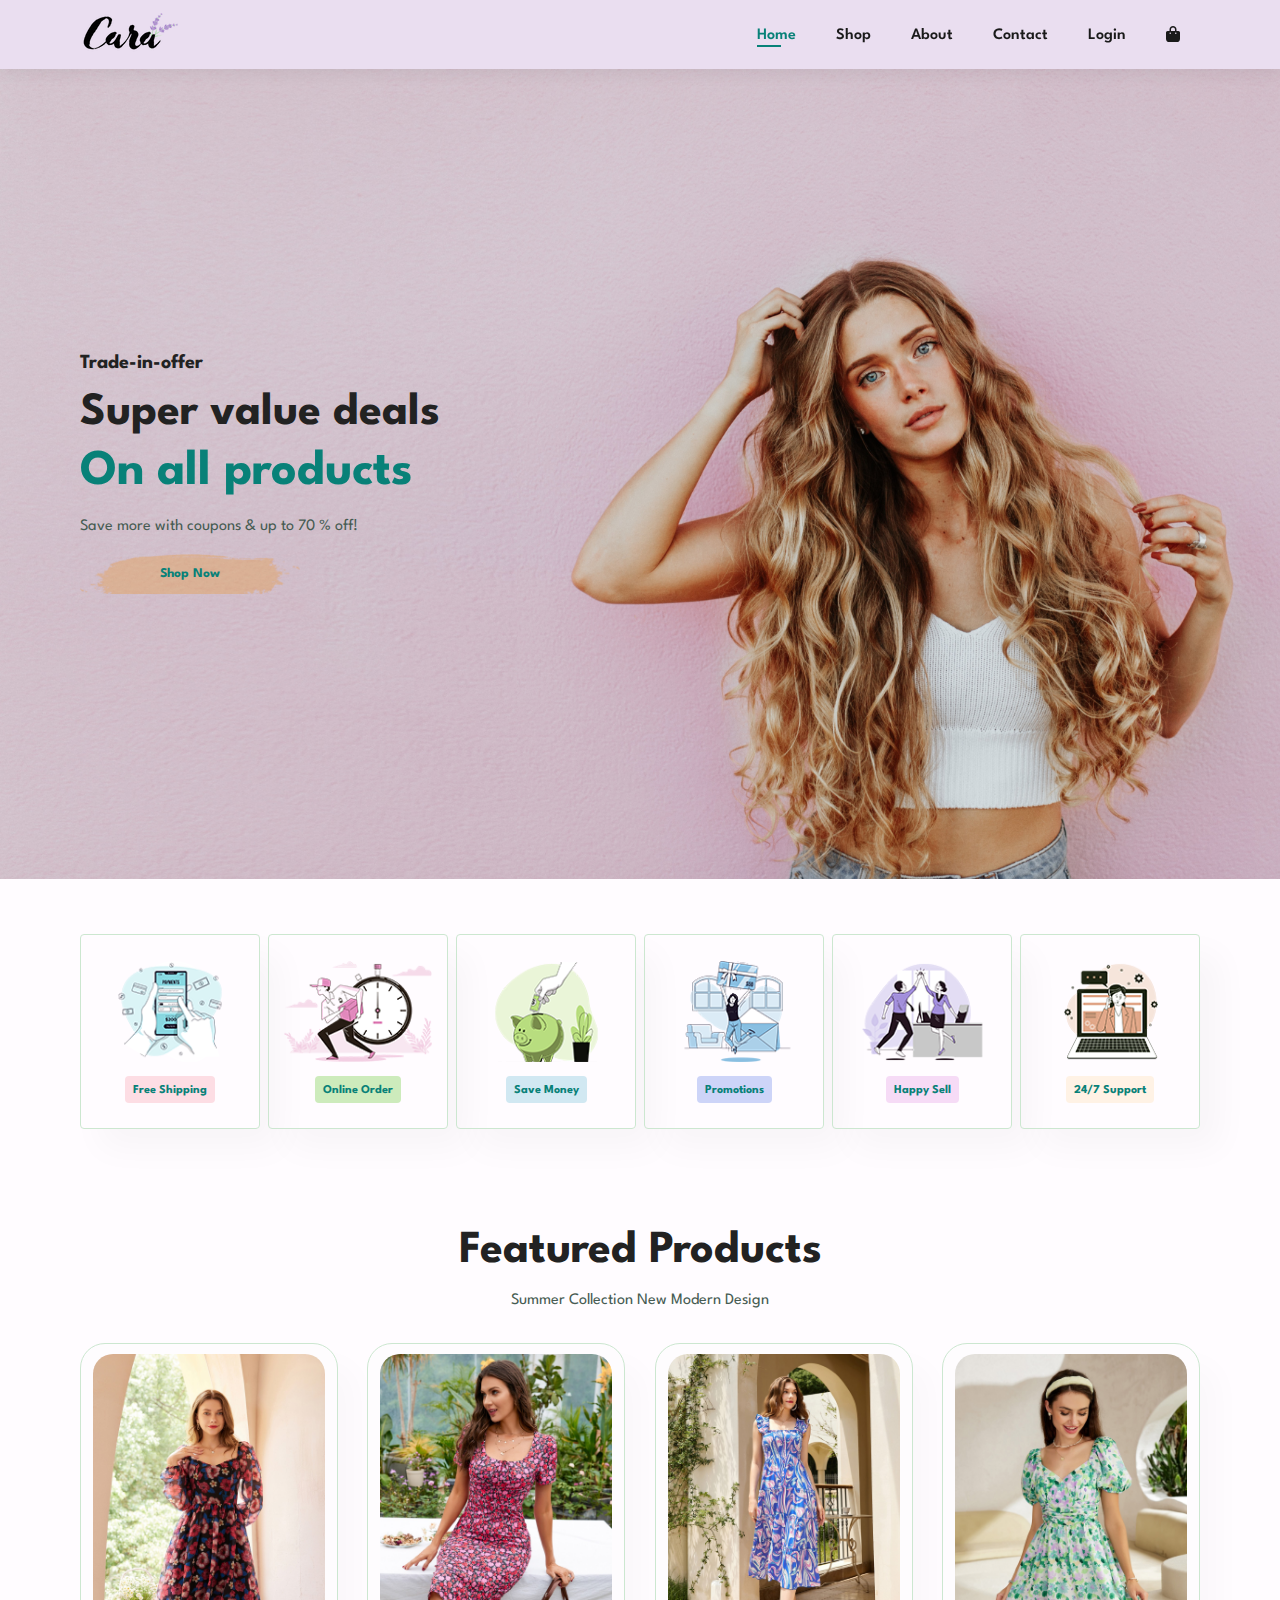
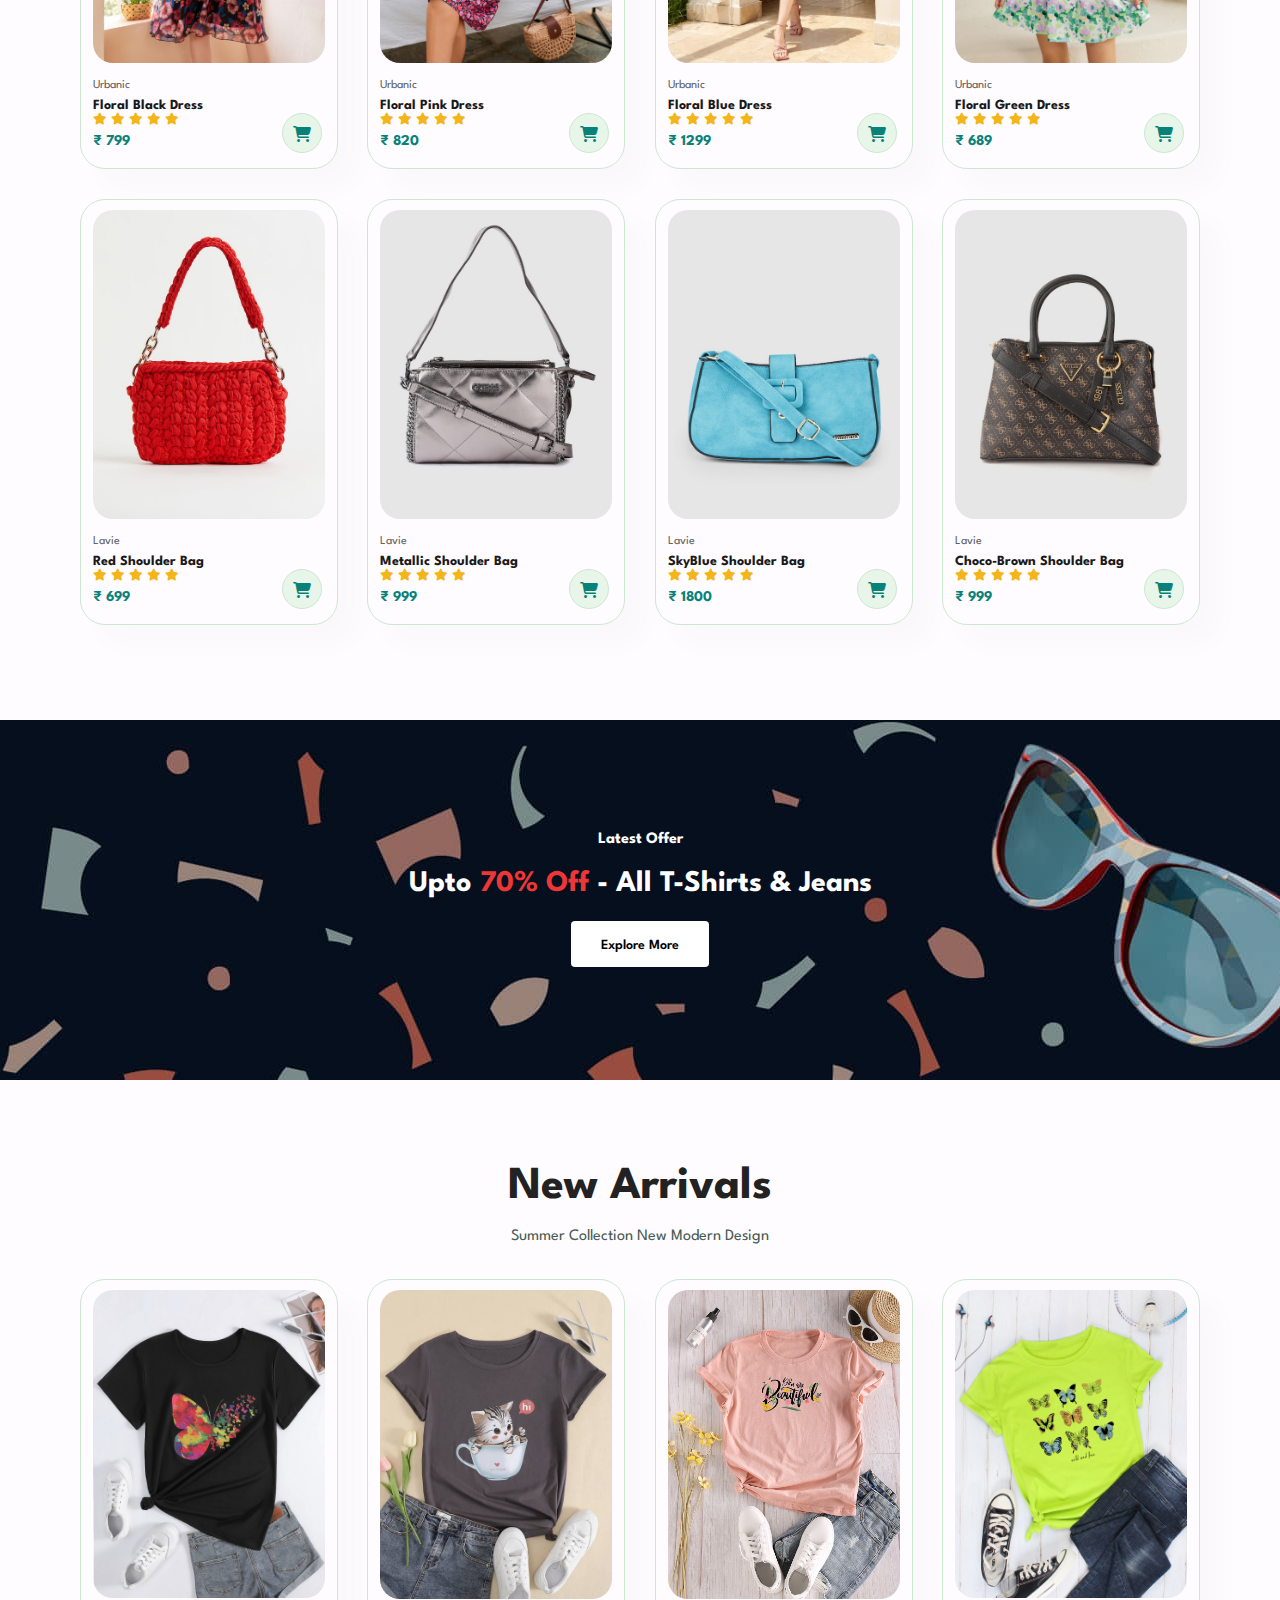
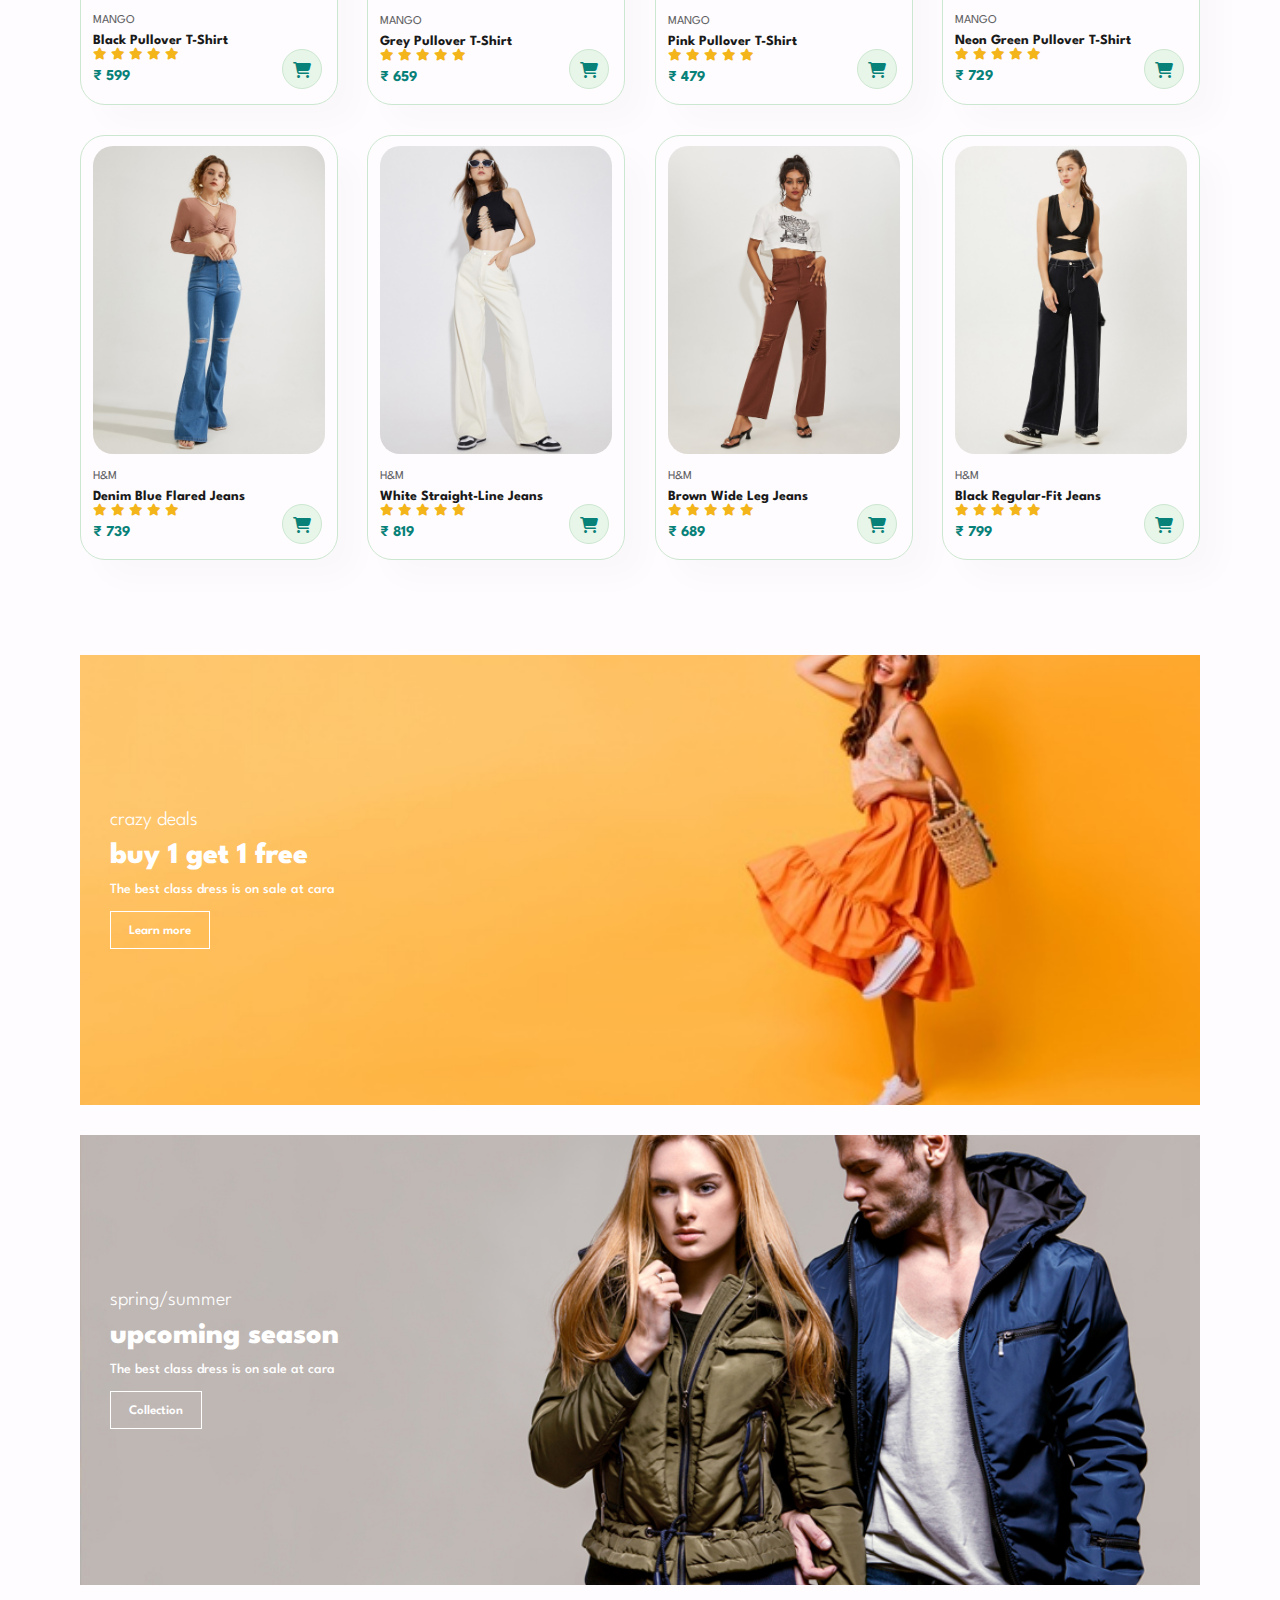
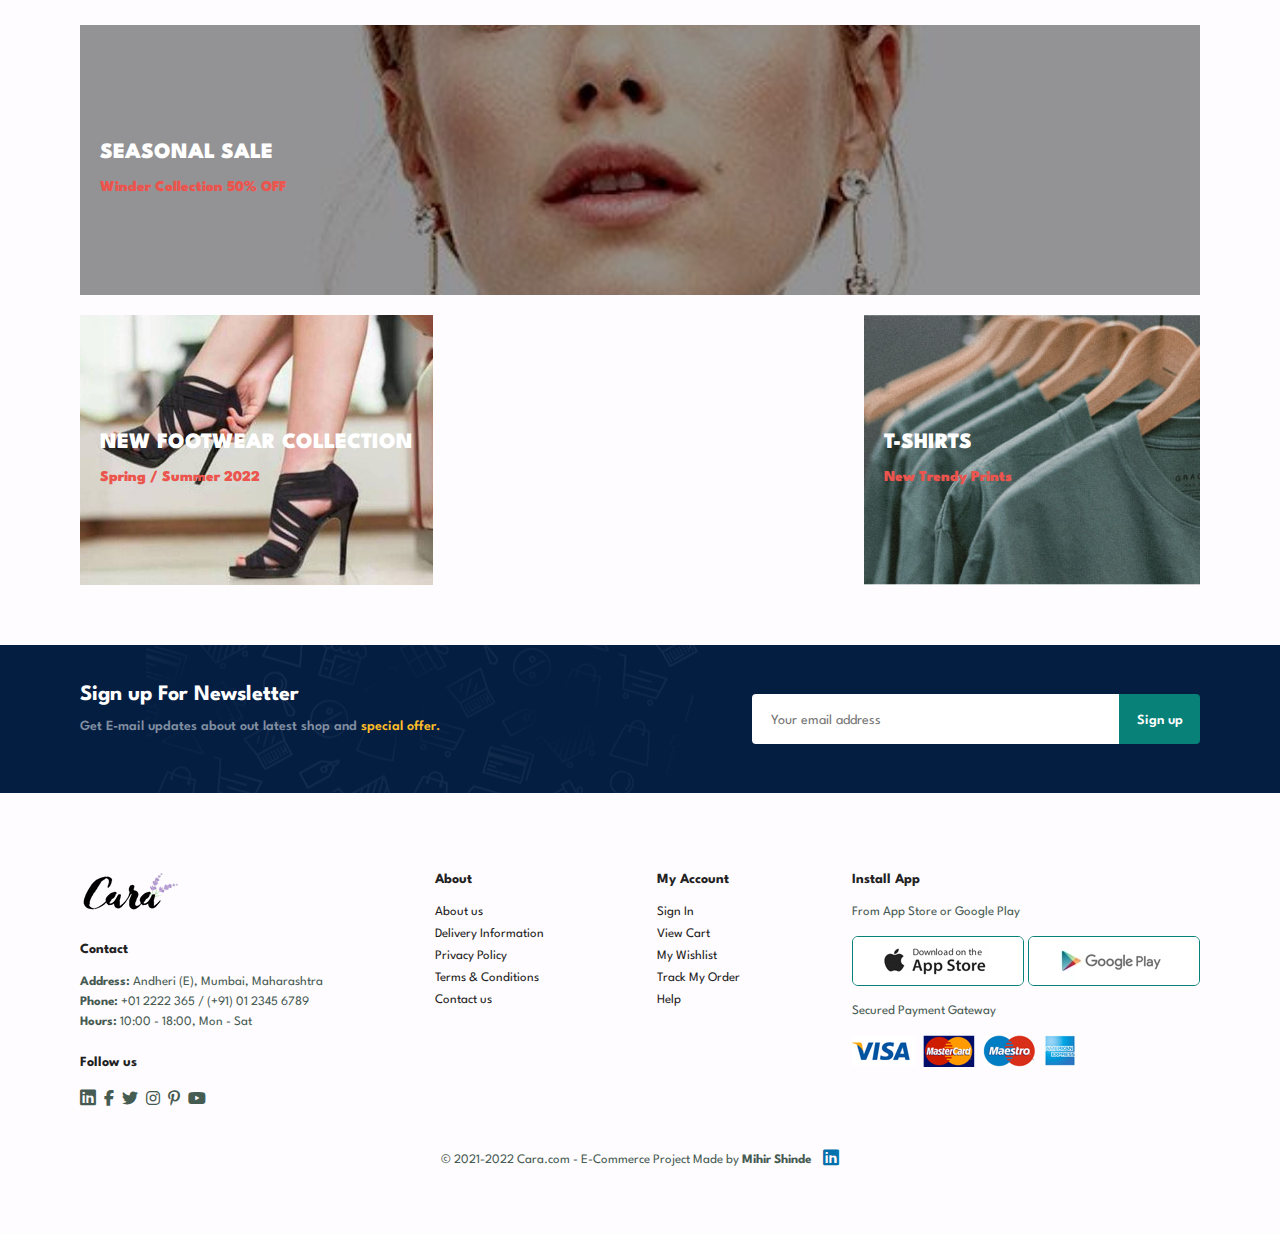
<file: Caras-Secret-main/Caras-Secret-main/index.html>
<!DOCTYPE html>
<html lang="en">
  <head>
    <meta charset="UTF-8" />
    <meta http-equiv="X-UA-Compatible" content="IE=edge" />
    <meta name="viewport" content="width=device-width, initial-scale=1.0" />
    <link rel="stylesheet" href="style.css" />
    <link
      rel="stylesheet"
      href="https://cdnjs.cloudflare.com/ajax/libs/font-awesome/6.1.1/css/all.min.css"
    />
    <link rel="icon" href="img/logoTitle.png">
    <script src="script.js" defer></script>
    <script src="shop.js" async></script>
    <title> Cara | &nbsp;Welcome to Cara!</title>
  </head>
  <body>
    <!-- NAVBAR -->
    <section id="header">
      <a href="#"><img src="img/logo.png" alt="" /></a>

      <div>
        <ul id="navbar">
          <li><a class="active" href="index.html">Home</a></li>
          <li><a href="shop.html">Shop</a></li>
          <li><a href="about.html">About</a></li>
          <li><a href="contact.html">Contact</a></li>
          <li><a href="signup.html">Login</a></li>
          <li id="lg-bag">
            <a href="cart.html"><i class="fa-solid fa-shopping-bag"></i></a>
          </li>
          <a href="#" id="close"><i class="fa fa-times"></i></a>
        </ul>
      </div>
      <div id="mobile">
        <a href="cart.html"><i class="fa-solid fa-shopping-bag"></i></a>
        <i id="bar" class="fas fa-outdent"></i>
      </div>
    </section>

    <!-- Hero -->
    <section id="hero">
      <h4>Trade-in-offer</h4>
      <h2>Super value deals</h2>
      <h1>On all products</h1>
      <p>Save more with coupons & up to 70 % off!</p>
      <button onclick="location.href='shop.html';">Shop Now</button>
    </section>

    <!-- Feature -->
    <section id="feature" class="section-p1">
      <div class="fe-box">
        <img src="img/features/f1.png" alt="" />
        <h6>Free Shipping</h6>
      </div>
      <div class="fe-box">
        <img src="img/features/f2.png" alt="" />
        <h6>Online Order</h6>
      </div>
      <div class="fe-box">
        <img src="img/features/f3.png" alt="" />
        <h6>Save Money</h6>
      </div>
      <div class="fe-box">
        <img src="img/features/f4.png" alt="" />
        <h6>Promotions</h6>
      </div>
      <div class="fe-box">
        <img src="img/features/f5.png" alt="" />
        <h6>Happy Sell</h6>
      </div>
      <div class="fe-box">
        <img src="img/features/f6.png" alt="" />
        <h6>24/7 Support</h6>
      </div>
    </section>

    <!-- Featured products -->

    <section id="product1" class="section-p1">
      <h2>Featured Products</h2>
      <p>Summer Collection New Modern Design</p>
      <div class="pro-container">
        <div class="pro">
          <img src="img/urbanic_img/tshirt/floral/floral_dress_1.jpg" alt="" />
          <div class="des">
            <span>Urbanic</span>
            <h5>Floral Black Dress</h5>
            <div class="star">
              <i class="fas fa-star"></i>
              <i class="fas fa-star"></i>
              <i class="fas fa-star"></i>
              <i class="fas fa-star"></i>
              <i class="fas fa-star"></i>
            </div>
            <h4>₹ 799</h4>
          </div>
          <i class="fa fa-shopping-cart cart"></i>
        </div>
        <div class="pro">
          <img src="img/urbanic_img/tshirt/floral/floral_dress_2.jpg" alt="" />
          <div class="des">
            <span>Urbanic</span>
            <h5>Floral Pink Dress</h5>
            <div class="star">
              <i class="fas fa-star"></i>
              <i class="fas fa-star"></i>
              <i class="fas fa-star"></i>
              <i class="fas fa-star"></i>
              <i class="fas fa-star"></i>
            </div>
            <h4>₹ 820</h4>
          </div>
          <i class="fa fa-shopping-cart cart"></i>
        </div>
        <div class="pro">
          <img src="img/urbanic_img/tshirt/floral/floral_dress_3.jpg" alt="" />
          <div class="des">
            <span>Urbanic</span>
            <h5>Floral Blue Dress</h5>
            <div class="star">
              <i class="fas fa-star"></i>
              <i class="fas fa-star"></i>
              <i class="fas fa-star"></i>
              <i class="fas fa-star"></i>
              <i class="fas fa-star"></i>
            </div>
            <h4>₹ 1299</h4>
          </div>
          <i class="fa fa-shopping-cart cart"></i>
        </div>
        <div class="pro">
          <img src="img/urbanic_img/tshirt/floral/floral_dress_4.jpg" alt="" />
          <div class="des">
            <span>Urbanic</span>
            <h5>Floral Green Dress</h5>
            <div class="star">
              <i class="fas fa-star"></i>
              <i class="fas fa-star"></i>
              <i class="fas fa-star"></i>
              <i class="fas fa-star"></i>
              <i class="fas fa-star"></i>
            </div>
            <h4>₹ 689</h4>
          </div>
          <i class="fa fa-shopping-cart cart"></i>
        </div>
        <div class="pro">
          <img src="img/urbanic_img/handbags/bag_6.jpg" alt="" />
          <div class="des">
            <span>Lavie</span>
            <h5>Red Shoulder Bag</h5>
            <div class="star">
              <i class="fas fa-star"></i>
              <i class="fas fa-star"></i>
              <i class="fas fa-star"></i>
              <i class="fas fa-star"></i>
              <i class="fas fa-star"></i>
            </div>
            <h4>₹ 699</h4>
          </div>
          <i class="fa fa-shopping-cart cart"></i>
        </div>
        <div class="pro">
          <img src="img/urbanic_img/handbags/bag_5.jpg" alt="" />
          <div class="des">
            <span>Lavie</span>
            <h5>Metallic Shoulder Bag</h5>
            <div class="star">
              <i class="fas fa-star"></i>
              <i class="fas fa-star"></i>
              <i class="fas fa-star"></i>
              <i class="fas fa-star"></i>
              <i class="fas fa-star"></i>
            </div>
            <h4>₹ 999</h4>
          </div>
          <i class="fa fa-shopping-cart cart"></i>
        </div>
        <div class="pro">
          <img src="img/urbanic_img/handbags/bag_4.jpg" alt="" />
          <div class="des">
            <span>Lavie</span>
            <h5>SkyBlue Shoulder Bag</h5>
            <div class="star">
              <i class="fas fa-star"></i>
              <i class="fas fa-star"></i>
              <i class="fas fa-star"></i>
              <i class="fas fa-star"></i>
              <i class="fas fa-star"></i>
            </div>
            <h4>₹ 1800</h4>
          </div>
          <i class="fa fa-shopping-cart cart"></i>
        </div>
        <div class="pro">
          <img src="img/urbanic_img/handbags/bag_3.jpg" alt="" />
          <div class="des">
            <span>Lavie</span>
            <h5>Choco-Brown Shoulder Bag</h5>
            <div class="star">
              <i class="fas fa-star"></i>
              <i class="fas fa-star"></i>
              <i class="fas fa-star"></i>
              <i class="fas fa-star"></i>
              <i class="fas fa-star"></i>
            </div>
            <h4>₹ 999</h4>
          </div>
         <i class="fa fa-shopping-cart cart"></i>
        </div>
      </div>
    </section>

    <!-- Offer Banner -->

    <section id="banner" class="section-m1">
      <h4>Latest Offer</h4>
      <h2>Upto <span>70% Off</span> - All T-Shirts & Jeans</h2>
      <button class="normal" onclick="location.href='shop.html';">Explore More</button>
    </section>

    <!-- New Arrivals -->
    <section id="product1" class="section-p1">
      <h2>New Arrivals</h2>
      <p>Summer Collection New Modern Design</p>
      <div class="pro-container">
        <div class="pro">
          <img src="img/urbanic_img/tshirt/no_model_1.jpg" alt="" />
          <div class="des">
            <span>MANGO</span>
            <h5>Black Pullover T-Shirt</h5>
            <div class="star">
              <i class="fas fa-star"></i>
              <i class="fas fa-star"></i>
              <i class="fas fa-star"></i>
              <i class="fas fa-star"></i>
              <i class="fas fa-star"></i>
            </div>
            <h4>₹ 599</h4>
          </div>
         <i class="fa fa-shopping-cart cart"></i>
        </div>
        <div class="pro">
          <img src="img/urbanic_img/tshirt/no_model_2.jpg" alt="" />
          <div class="des">
            <span>MANGO</span>
            <h5>Grey Pullover T-Shirt</h5>
            <div class="star">
              <i class="fas fa-star"></i>
              <i class="fas fa-star"></i>
              <i class="fas fa-star"></i>
              <i class="fas fa-star"></i>
              <i class="fas fa-star"></i>
            </div>
            <h4>₹ 659</h4>
          </div>
          <i class="fa fa-shopping-cart cart"></i>
        </div>
        <div class="pro">
          <img src="img/urbanic_img/tshirt/no_model_3.jpg" alt="" />
          <div class="des">
            <span>MANGO</span>
            <h5>Pink Pullover T-Shirt</h5>
            <div class="star">
              <i class="fas fa-star"></i>
              <i class="fas fa-star"></i>
              <i class="fas fa-star"></i>
              <i class="fas fa-star"></i>
              <i class="fas fa-star"></i>
            </div>
            <h4>₹ 479</h4>
          </div>
          <i class="fa fa-shopping-cart cart"></i>
        </div>
        <div class="pro">
          <img src="img/urbanic_img/tshirt/no_model_4.jpg" alt="" />
          <div class="des">
            <span>MANGO</span>
            <h5>Neon Green Pullover T-Shirt</h5>
            <div class="star">
              <i class="fas fa-star"></i>
              <i class="fas fa-star"></i>
              <i class="fas fa-star"></i>
              <i class="fas fa-star"></i>
              <i class="fas fa-star"></i>
            </div>
            <h4>₹ 729</h4>
          </div>
          <i class="fa fa-shopping-cart cart"></i>
        </div>
        <div class="pro">
          <img src="img/urbanic_img/jeans/jeans_blue_2.jpg" alt="" />
          <div class="des">
            <span>H&M</span>
            <h5>Denim Blue Flared Jeans</h5>
            <div class="star">
              <i class="fas fa-star"></i>
              <i class="fas fa-star"></i>
              <i class="fas fa-star"></i>
              <i class="fas fa-star"></i>
              <i class="fas fa-star"></i>
            </div>
            <h4>₹ 739</h4>
          </div>
          <i class="fa fa-shopping-cart cart"></i>
        </div>
        <div class="pro">
          <img src="img/urbanic_img/jeans/jeans_white_3.jpg" alt="" />
          <div class="des">
            <span>H&M</span>
            <h5>White Straight-Line Jeans</h5>
            <div class="star">
              <i class="fas fa-star"></i>
              <i class="fas fa-star"></i>
              <i class="fas fa-star"></i>
              <i class="fas fa-star"></i>
              <i class="fas fa-star"></i>
            </div>
            <h4>₹ 819</h4>
          </div>
          <i class="fa fa-shopping-cart cart"></i>
        </div>
        <div class="pro">
          <img src="img/urbanic_img/jeans/jeans_brown_4.jpg" alt="" />
          <div class="des">
            <span>H&M</span>
            <h5>Brown Wide Leg Jeans</h5>
            <div class="star">
              <i class="fas fa-star"></i>
              <i class="fas fa-star"></i>
              <i class="fas fa-star"></i>
              <i class="fas fa-star"></i>
              <i class="fas fa-star"></i>
            </div>
            <h4>₹ 689</h4>
          </div>
          <i class="fa fa-shopping-cart cart"></i>
        </div>
        <div class="pro">
          <img src="img/urbanic_img/jeans/jeans_black_5.jpg" alt="" />
          <div class="des">
            <span>H&M</span>
            <h5>Black Regular-Fit Jeans</h5>
            <div class="star">
              <i class="fas fa-star"></i>
              <i class="fas fa-star"></i>
              <i class="fas fa-star"></i>
              <i class="fas fa-star"></i>
              <i class="fas fa-star"></i>
            </div>
            <h4>₹ 799</h4>
          </div>
          <i class="fa fa-shopping-cart cart"></i>
        </div>
      </div>
    </section>

    <!-- SM banner -->

    <section id="sm-banner" class="section-p1">
      <div class="banner-box banner-box-1">
        <h4>crazy deals</h4>
        <h2>buy 1 get 1 free</h2>
        <span>The best class dress is on sale at cara</span>
        <button class="white" onclick="location.href='shop.html';">Learn more</button>
      </div>
      <div class="banner-box banner-box-2">
        <h4>spring/summer</h4>
        <h2>upcoming season</h2>
        <span>The best class dress is on sale at cara</span>
        <button class="white" onclick="location.href='shop.html';">Collection</button>
      </div>
    </section>

    <!-- banner3 -->
    <section id="banner-3">
      <div class="banner-box banner-box-1">
        <h2>SEASONAL SALE</h2>
        <h3>Winder Collection 50% OFF</h3>
      </div>
      <div class="banner-box banner-box-2">
        <h2>NEW FOOTWEAR COLLECTION</h2>
        <h3>Spring / Summer 2022</h3>
      </div>
      <div class="banner-box banner-box-3">
        <h2>T-SHIRTS</h2>
        <h3>New Trendy Prints</h3>
      </div>
    </section>

    <!-- Newsletter -->

    <section id="newsletter" class="section-p1 section-m1">
      <div class="newstext">
        <h4>Sign up For Newsletter</h4>
        <p>
          Get E-mail updates about out latest shop and
          <span>special offer.</span>
        </p>
      </div>
      <div class="form">
        <input type="text" placeholder="Your email address" />
        <button class="normal">Sign up</button>
      </div>
    </section>

    <!-- Footer -->
    <footer class="section-p1">
      <div class="col">
        <img class="logo" src="img/logo.png" alt="logo" />
        <h4>Contact</h4>
        <p><b>Address:</b> Andheri (E), Mumbai, Maharashtra</p>
        <p><b>Phone:</b> +01 2222 365 / (+91) 01 2345 6789</p>
        <p><b>Hours:</b> 10:00 - 18:00, Mon - Sat</p>
        <div class="follow">
          <h4>Follow us</h4>
          <div class="icon">
            <i class="fab fa-linkedin" style="font-size:18px"
              onclick="window.location.href='www.linkedin.com/in/mihir2403';"></i>
            <i class="fab fa-facebook-f"></i>
            <i class="fab fa-twitter"></i>
            <i class="fab fa-instagram"></i>
            <i class="fab fa-pinterest-p"></i>
            <i class="fab fa-youtube"></i>
          </div>
        </div>
      </div>
      <div class="col">
        <h4>About</h4>
        <a href="about.html">About us</a>
        <a href="#">Delivery Information</a>
        <a href="#">Privacy Policy</a>
        <a href="#">Terms & Conditions</a>
        <a href="contact.html">Contact us</a>
      </div>
      <div class="col">
        <h4>My Account</h4>
        <a href="#">Sign In</a>
        <a href="cart.html">View Cart</a>
        <a href="#">My Wishlist</a>
        <a href="#">Track My Order</a>
        <a href="about.html">Help</a>
      </div>
      <div class="col install">
        <h4>Install App</h4>
        <p>From App Store or Google Play</p>
        <div class="row">
          <img src="img/pay/app.jpg" alt="" />
          <img src="img/pay/play.jpg" alt="" />
        </div>
        <p>Secured Payment Gateway</p>
        <img src="img/pay/pay.png" alt="" />
      </div>
      <div class="copyright">
        <p>© 2021-2022 Cara.com - E-Commerce Project Made by <span style="cursor: pointer;"
            onclick="window.location.href='www.linkedin.com/in/mihir2403';"><b>Mihir Shinde<b> &nbsp;</span> <i
            style="color:#0071ac;font-size:18px;position: relative;top:1px;cursor: pointer;" class="fab fa-linkedin"
            onclick="window.location.href='www.linkedin.com/in/mihir2403';"></i>
        </p>
      </div>
    </footer>
  </body>
</html>
</file>
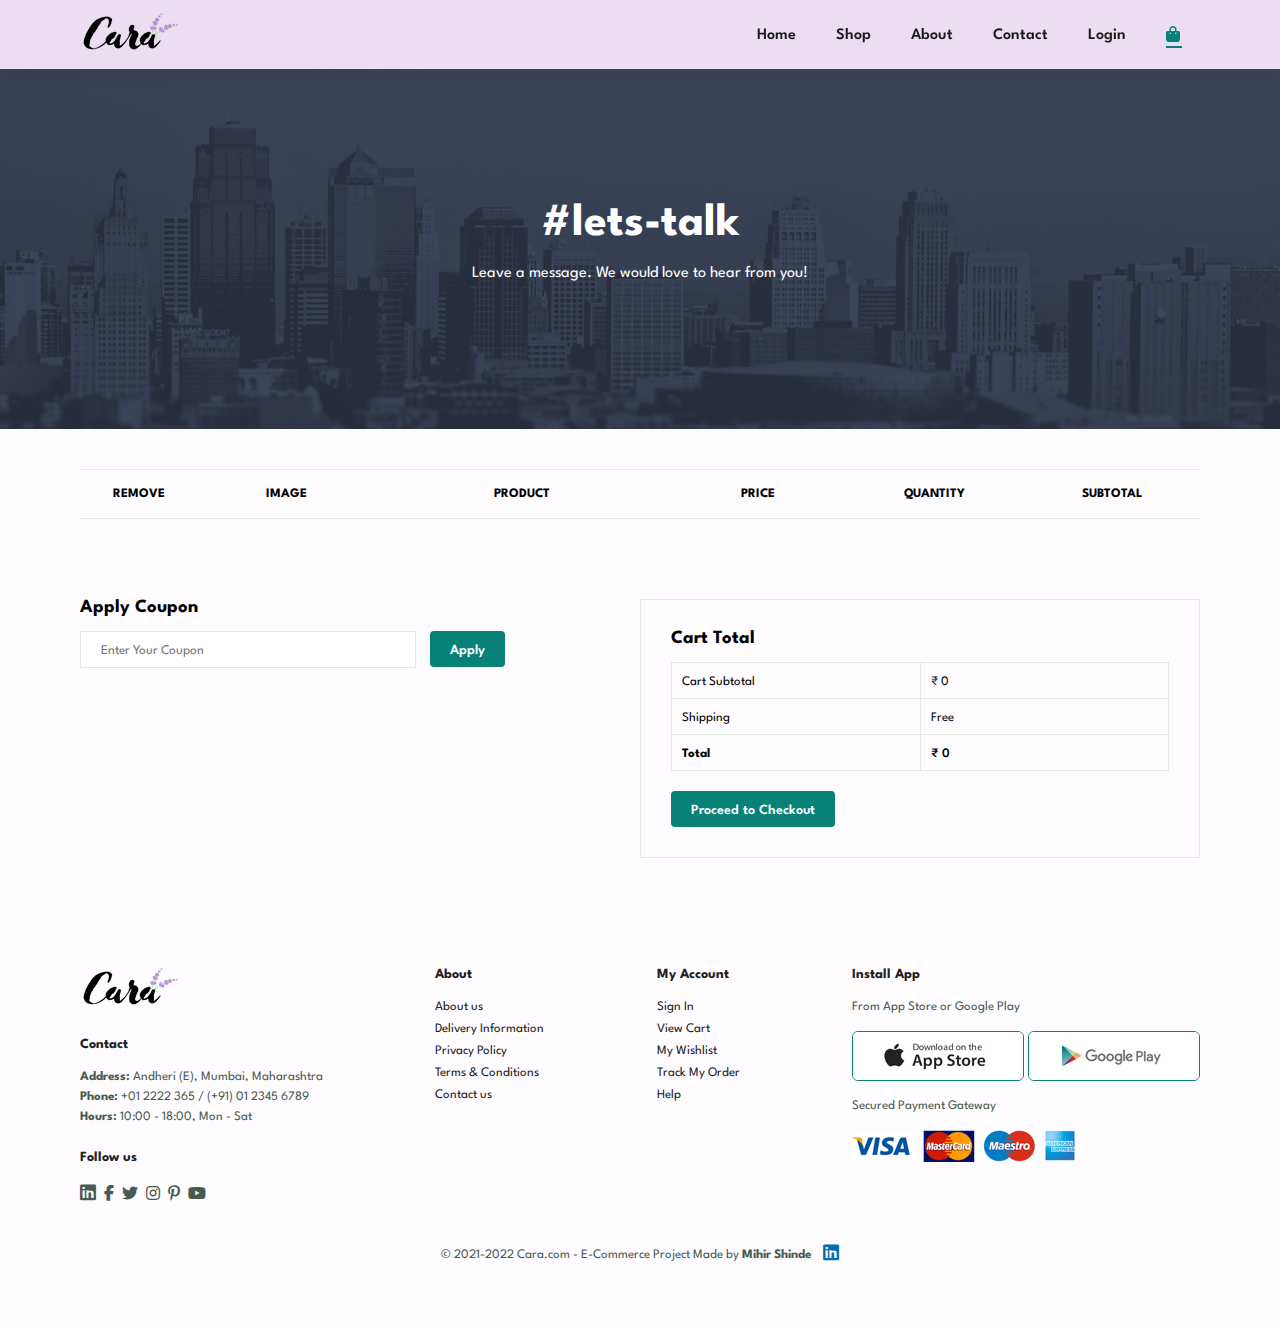
<file: Caras-Secret-main/Caras-Secret-main/cart.html>
<!DOCTYPE html>
<html lang="en">

<head>
  <meta charset="UTF-8" />
  <meta http-equiv="X-UA-Compatible" content="IE=edge" />
  <meta name="viewport" content="width=device-width, initial-scale=1.0" />
  <link rel="stylesheet" href="style.css" />
  <link rel="stylesheet" href="https://cdnjs.cloudflare.com/ajax/libs/font-awesome/6.1.1/css/all.min.css" />
  <link rel="icon" href="img/logoTitle.png">
  <script src="script.js" defer></script>
  <script src="cart.js" async></script>
  <title> Cara | &nbsp;Your Cart</title>
</head>

<body>
  <!-- NAVBAR -->
  <section id="header">
    <a href="#"><img src="img/logo.png" alt="" /></a>

    <div>
      <ul id="navbar">
        <li><a href="index.html">Home</a></li>
        <li><a href="shop.html">Shop</a></li>
        <li><a href="about.html">About</a></li>
        <li><a href="contact.html">Contact</a></li>
        <li><a href="#">Login</a></li>
        <li id="lg-bag">
          <a class="active" href="cart.html"><i class="fa-solid fa-shopping-bag"></i></a>
        </li>
        <a href="#" id="close"><i class="fa fa-times"></i></a>
      </ul>
    </div>
    <div id="mobile">
      <a class="active" href="cart.html"><i class="fa fa-shopping-bag" style="color: #088178;"></i></a>
      <i id="bar" class="fas fa-outdent active"></i>
    </div>
  </section>

  <!-- Hero -->
  <section id="page-header" class="about-header">
    <h2>#lets-talk</h2>

    <p>Leave a message. We would love to hear from you!</p>
  </section>

  <!-- cart -->

  <section id="cart" class="section-p1">
    <table width="100%">
      <thead>
        <tr>
          <td>REMOVE</td>
          <td>IMAGE</td>
          <td>PRODUCT</td>
          <td>PRICE</td>
          <td>QUANTITY</td>
          <td>SUBTOTAL</td>
        </tr>
      </thead>
      <tbody class="cart-items" id="cart-body">
        <!-- <tr class="cart-row">
          <td>
            <i class="far fa-times-circle"></i>
          </td>
          <td><img src="img/urbanic_img/tshirt/floral/floral_dress_1.jpg" alt="" /></td>
          <td>Floral Black Dress</td>
          <td class="cart-price">₹ 799</td>
          <td><input type="number" value="1" class="cart-quantity-input" min="1"/></td>
          <td class="cart-item-subtotal">₹ 799</td>
        </tr>
        <tr class="cart-row">
          <td>
            <i class="far fa-times-circle"></i>
          </td>
          <td><img src="img/urbanic_img/heels/heels_2.jpg" alt="" /></td>
          <td>Black Pencil Heels</td>
          <td class="cart-price">₹ 899</td>
          <td><input type="number" value="2" class="cart-quantity-input" min="1"/></td>
          <td class="cart-item-subtotal">₹ 1798</td>
        </tr>
        <tr class="cart-row">
          <td>
            <i class="far fa-times-circle"></i>
          </td>
          <td><img src="img/urbanic_img/handbags/bag_6.jpg" alt="" /></td>
          <td>Red Shoulder Bag</td>
          <td class="cart-price">₹ 699</td>
          <td ><input type="number" value="1" class="cart-quantity-input"  min="1"/></td>
          <td class="cart-item-subtotal">₹ 699</td>
        </tr> -->
      </tbody>
    </table>
  </section>

  <!-- cart-add -->
  <section id="cart-add" class="section-p1">
    <div id="coupon">
      <h3>Apply Coupon</h3>
      <div>
        <input type="text" placeholder="Enter Your Coupon" maxlength="6">
        <button class="normal" onclick="coupon()"  >Apply</button>
      </div>
    </div>

    <div id="subtotal">
      <h3>Cart Total</h3>
      <table>
        <tr>
          <td>Cart Subtotal</td>
          <td class="cart-subtotal">₹ 2397</td>
        </tr>
        <tr>
          <td>Shipping</td>
          <td>Free</td>
        </tr>
        <tr>
          <td><b>Total</b></td>
          <td class="cart-total" style="font-weight:600;">₹ 2397</td>
        </tr>
      </table>
      <button class="normal" id="btn-purchase">Proceed to Checkout</button>
    </div>
  </section>

  <!-- Footer -->
  <footer class="section-p1">
    <div class="col">
      <img class="logo" src="img/logo.png" alt="logo" />
      <h4>Contact</h4>
      <p><b>Address:</b> Andheri (E), Mumbai, Maharashtra</p>
      <p><b>Phone:</b> +01 2222 365 / (+91) 01 2345 6789</p>
      <p><b>Hours:</b> 10:00 - 18:00, Mon - Sat</p>
      <div class="follow">
        <h4>Follow us</h4>
        <div class="icon">
          <i class="fab fa-linkedin" style="font-size:18px"
            onclick="window.location.href='www.linkedin.com/in/mihir2403';"></i>
          <i class="fab fa-facebook-f"></i>
          <i class="fab fa-twitter"></i>
          <i class="fab fa-instagram"></i>
          <i class="fab fa-pinterest-p"></i>
          <i class="fab fa-youtube"></i>
        </div>
      </div>
    </div>
    <div class="col">
      <h4>About</h4>
      <a href="about.html">About us</a>
      <a href="#">Delivery Information</a>
      <a href="#">Privacy Policy</a>
      <a href="#">Terms & Conditions</a>
      <a href="contact.html">Contact us</a>
    </div>
    <div class="col">
      <h4>My Account</h4>
      <a href="#">Sign In</a>
      <a href="cart.html">View Cart</a>
      <a href="#">My Wishlist</a>
      <a href="#">Track My Order</a>
      <a href="about.html">Help</a>
    </div>
    <div class="col install">
      <h4>Install App</h4>
      <p>From App Store or Google Play</p>
      <div class="row">
        <img src="img/pay/app.jpg" alt="" />
        <img src="img/pay/play.jpg" alt="" />
      </div>
      <p>Secured Payment Gateway</p>
      <img src="img/pay/pay.png" alt="" />
    </div>
    <div class="copyright">
      <p>© 2021-2022 Cara.com - E-Commerce Project Made by <span style="cursor: pointer;"
          onclick="window.location.href='www.linkedin.com/in/mihir2403';"><b>Mihir Shinde<b> &nbsp;</span> <i
          style="color:#0071ac;font-size:18px;position: relative;top:1px;cursor: pointer;" class="fab fa-linkedin"
          onclick="window.location.href='www.linkedin.com/in/mihir2403';"></i>
      </p>
    </div>
  </footer>
   <!-- jquery -->
   <script src="https://ajax.googleapis.com/ajax/libs/jquery/3.5.1/jquery.min.js"></script>
</body>
</html>
</file>
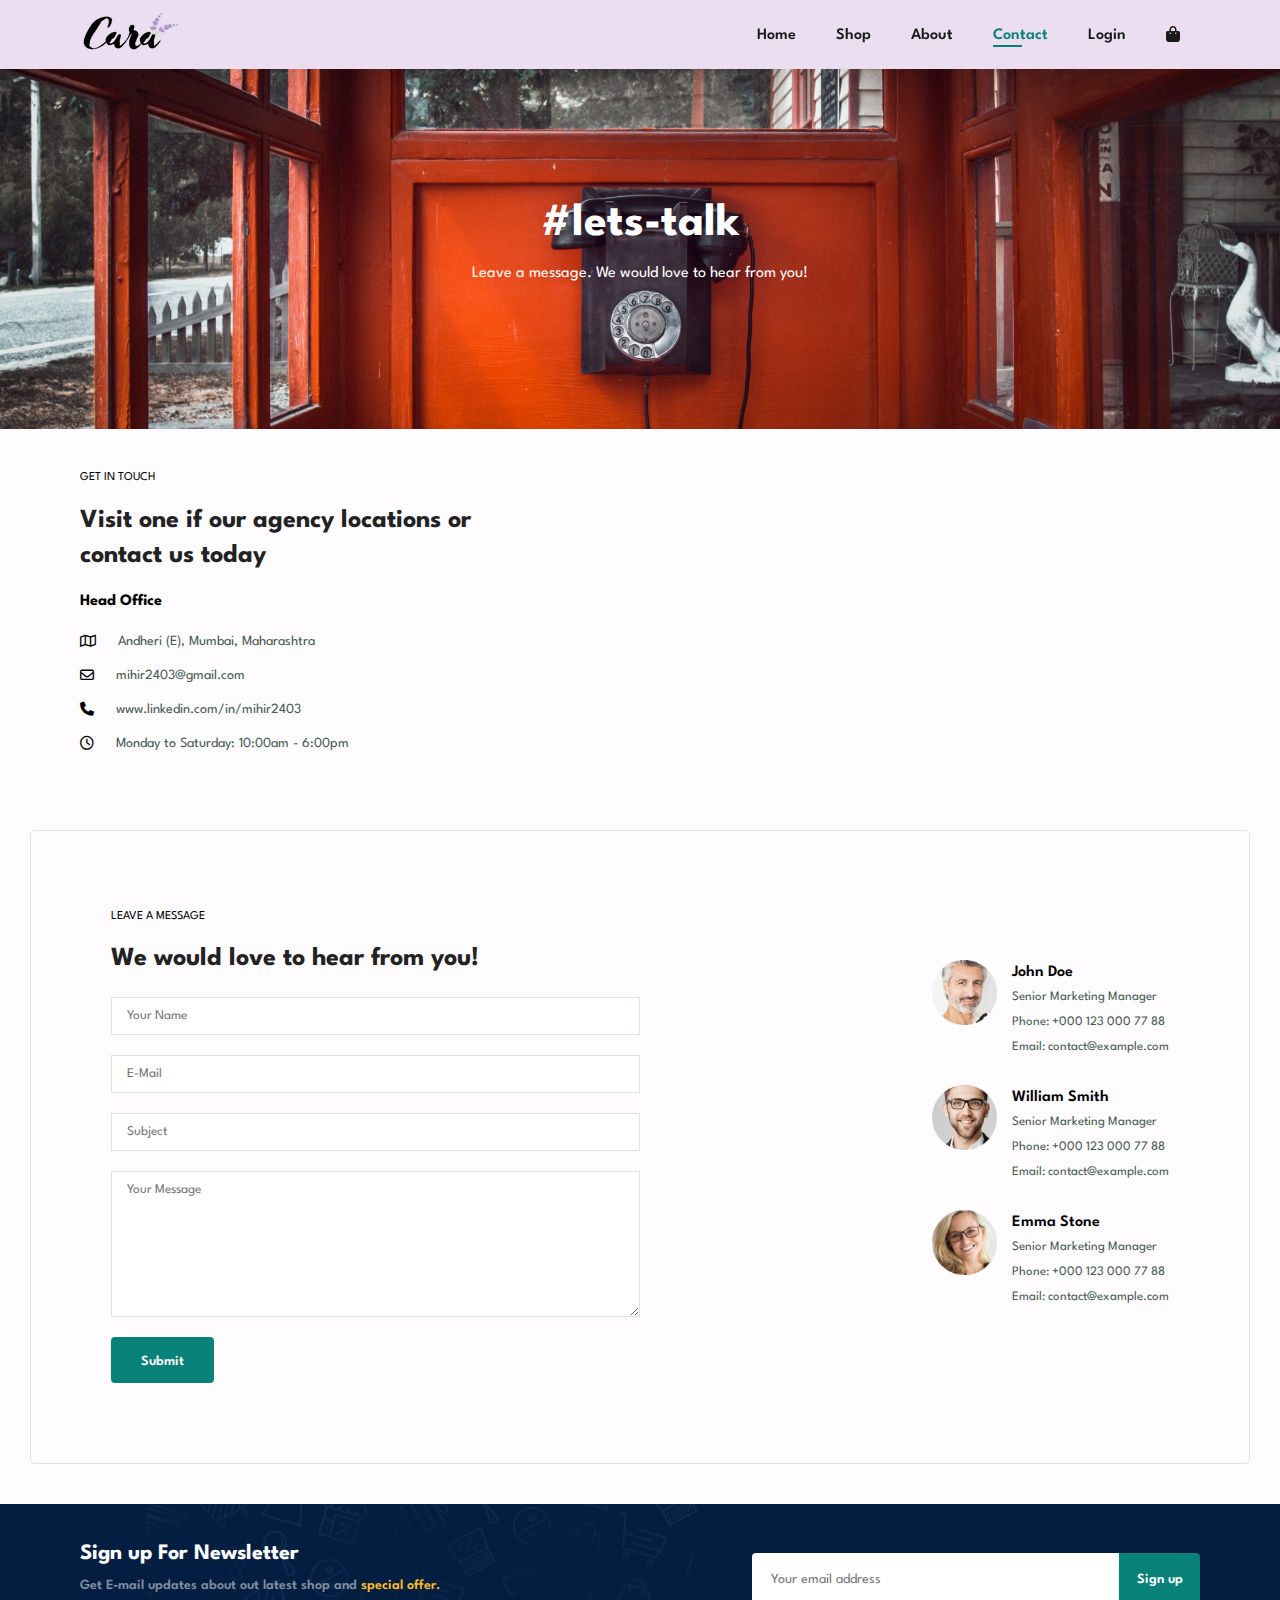
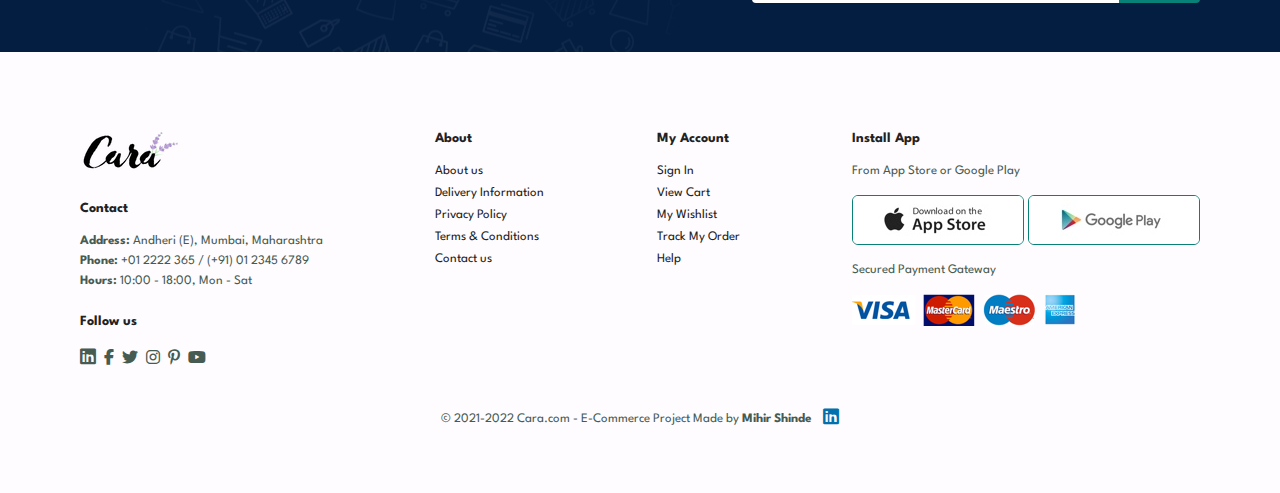
<file: Caras-Secret-main/Caras-Secret-main/contact.html>
<!DOCTYPE html>
<html lang="en">

<head>
  <meta charset="UTF-8" />
  <meta http-equiv="X-UA-Compatible" content="IE=edge" />
  <meta name="viewport" content="width=device-width, initial-scale=1.0" />
  <link rel="stylesheet" href="style.css" />
  <link rel="icon" href="img/logoTitle.png">
  <link rel="stylesheet" href="https://cdnjs.cloudflare.com/ajax/libs/font-awesome/6.1.1/css/all.min.css" />
  <script src="script.js" defer></script>
  <title> Cara | &nbsp;Contact</title>
</head>

<body>
  <!-- NAVBAR -->
  <section id="header">
    <a href="#"><img src="img/logo.png" alt="" /></a>

    <div>
      <ul id="navbar">
        <li><a href="index.html">Home</a></li>
        <li><a href="shop.html">Shop</a></li>
        <li><a href="about.html">About</a></li>
        <li><a class="active" href="contact.html">Contact</a></li>
        <li><a href="#">Login</a></li>
        <li id="lg-bag">
          <a href="cart.html"><i class="fa-solid fa-shopping-bag"></i></a>
        </li>
        <a href="#" id="close"><i class="fa fa-times"></i></a>
      </ul>
    </div>
    <div id="mobile">
      <a href="cart.html"><i class="fa-solid fa-shopping-bag"></i></a>
      <i id="bar" class="fas fa-outdent"></i>
    </div>
  </section>

  <!-- Hero -->
  <section id="page-header" class="about-header"
    style="background-image: url('img/banner/contactus.jpg');background-position: center;">

    <h2>#lets-talk</h2>

    <p>Leave a message. We would love to hear from you!</p>

  </section>

  <!--  contact details-->
  <section id="contact-details" class="section-p1">
    <div class="details">
      <span>GET IN TOUCH</span>
      <h2>Visit one if our agency locations or contact us today</h2>
      <h3>Head Office</h3>
      <div>
        <li>
          <i class="far fa-map"></i>
          <p>Andheri (E), Mumbai, Maharashtra</p>
        </li>
        <li>
          <i class="far fa-envelope"></i>
          <p>mihir2403@gmail.com</p>
        </li>
        <li>
          <i class="fas fa-phone"></i>
          <p>www.linkedin.com/in/mihir2403</p>
        </li>
        <li>
          <i class="far fa-clock"></i>
          <p>Monday to Saturday: 10:00am - 6:00pm</p>
        </li>
      </div>

    </div>
    <!-- <div class="map">
      <iframe
        src="https://www.google.com/maps/embed?pb=!1m18!1m12!1m3!1d3767.690346328683!2d72.96932321493304!3d19.208722552778614!2m3!1f0!2f0!3f0!3m2!1i1024!2i768!4f13.1!3m3!1m2!1s0x3be7b94076525799%3A0xbab0531bacf26703!2sViviana%20Mall!5e0!3m2!1sen!2sin!4v1663005468723!5m2!1sen!2sin"
        width="600" height="450" style="border:0;" allowfullscreen="" loading="lazy"
        referrerpolicy="no-referrer-when-downgrade"></iframe>

    </div> -->
  </section>

  <!-- Form details -->

  <section id="form-details">
    <form action="">
      <span>LEAVE A MESSAGE</span>
      <h2>We would love to hear from you!</h2>
      <input type="text" placeholder="Your Name">
      <input type="email" placeholder="E-Mail">
      <input type="text" placeholder="Subject">
      <textarea name="" id="" cols="30" rows="10" placeholder="Your Message"></textarea>
      <button class="normal" onclick="alert('Your Message has been Recorded! Thank You.');">Submit</button>
    </form>

    <div class="people">
      <div>
        <img src="img/people/1.png" alt="">
        <p><span>John Doe</span>Senior Marketing Manager <br>Phone: +000 123 000 77 88 <br>Email: contact@example.com
        </p>
      </div>
      <div>
        <img src="img/people/2.png" alt="">
        <p><span>William Smith</span>Senior Marketing Manager <br>Phone: +000 123 000 77 88 <br>Email:
          contact@example.com
        </p>
      </div>
      <div>
        <img src="img/people/3.png" alt="">
        <p><span>Emma Stone</span>Senior Marketing Manager <br>Phone: +000 123 000 77 88 <br>Email: contact@example.com
        </p>
      </div>
    </div>

  </section>



  <!-- Newsletter -->

  <section id="newsletter" class="section-p1 section-m1">
    <div class="newstext">
      <h4>Sign up For Newsletter</h4>
      <p>
        Get E-mail updates about out latest shop and
        <span>special offer.</span>
      </p>
    </div>
    <div class="form">
      <input type="text" placeholder="Your email address" />
      <button class="normal">Sign up</button>
    </div>
  </section>

  <!-- Footer -->
  <footer class="section-p1">
    <div class="col">
      <img class="logo" src="img/logo.png" alt="logo" />
      <h4>Contact</h4>
      <p><b>Address:</b> Andheri (E), Mumbai, Maharashtra</p>
      <p><b>Phone:</b> +01 2222 365 / (+91) 01 2345 6789</p>
      <p><b>Hours:</b> 10:00 - 18:00, Mon - Sat</p>
      <div class="follow">
        <h4>Follow us</h4>
        <div class="icon">
          <i class="fab fa-linkedin" style="font-size:18px"
            onclick="window.location.href='www.linkedin.com/in/mihir2403';"></i>
          <i class="fab fa-facebook-f"></i>
          <i class="fab fa-twitter"></i>
          <i class="fab fa-instagram"></i>
          <i class="fab fa-pinterest-p"></i>
          <i class="fab fa-youtube"></i>
        </div>
      </div>
    </div>
    <div class="col">
      <h4>About</h4>
      <a href="about.html">About us</a>
      <a href="#">Delivery Information</a>
      <a href="#">Privacy Policy</a>
      <a href="#">Terms & Conditions</a>
      <a href="contact.html">Contact us</a>
    </div>
    <div class="col">
      <h4>My Account</h4>
      <a href="#">Sign In</a>
      <a href="cart.html">View Cart</a>
      <a href="#">My Wishlist</a>
      <a href="#">Track My Order</a>
      <a href="about.html">Help</a>
    </div>
    <div class="col install">
      <h4>Install App</h4>
      <p>From App Store or Google Play</p>
      <div class="row">
        <img src="img/pay/app.jpg" alt="" />
        <img src="img/pay/play.jpg" alt="" />
      </div>
      <p>Secured Payment Gateway</p>
      <img src="img/pay/pay.png" alt="" />
    </div>
    <div class="copyright">
      <p>© 2021-2022 Cara.com - E-Commerce Project Made by <span style="cursor: pointer;"
          onclick="window.location.href='www.linkedin.com/in/mihir2403';"><b>Mihir Shinde<b> &nbsp;</span> <i
          style="color:#0071ac;font-size:18px;position: relative;top:1px;cursor: pointer;" class="fab fa-linkedin"
          onclick="window.location.href='www.linkedin.com/in/mihir2403';"></i>
      </p>
    </div>
  </footer>
</body>

</html>
</file>
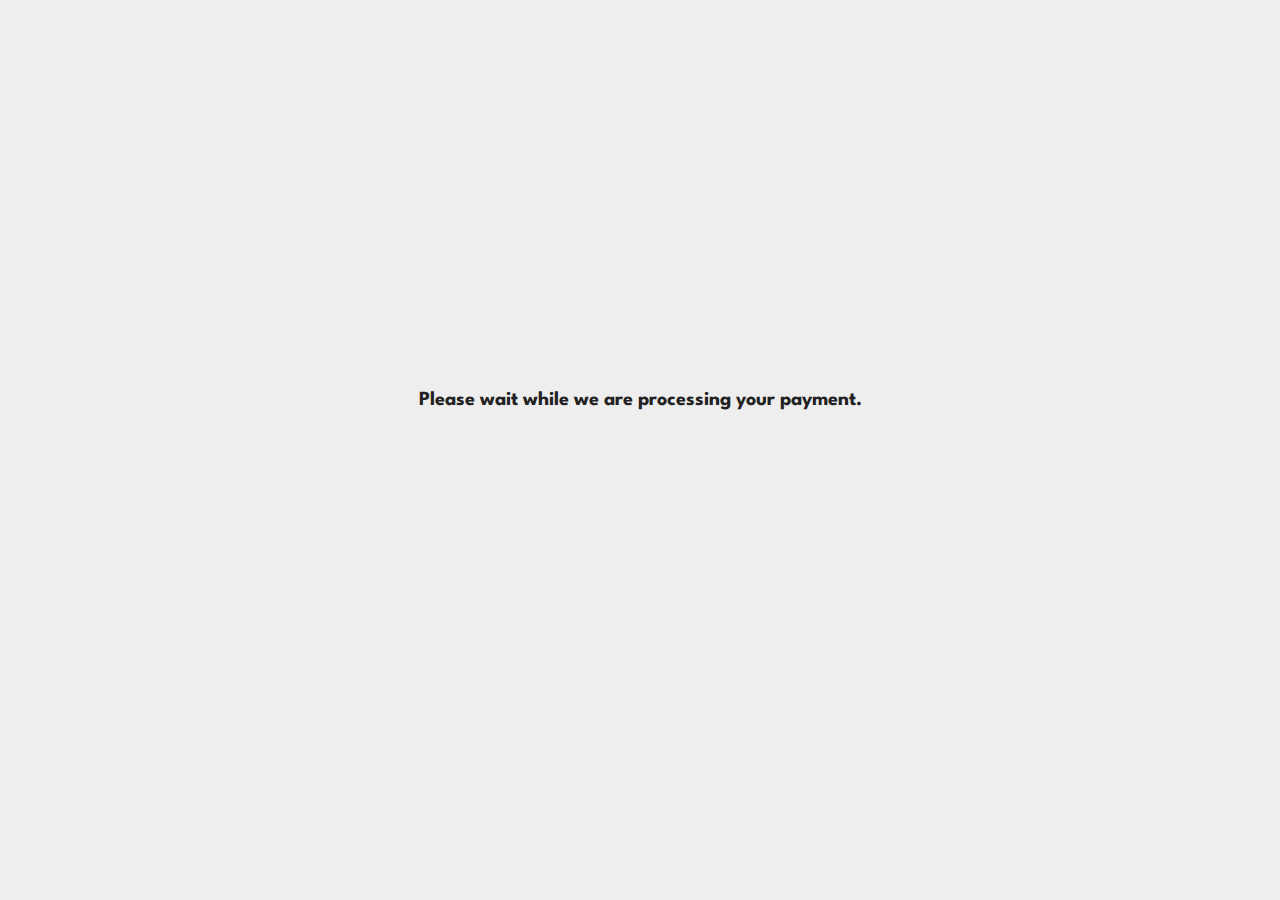
<file: Caras-Secret-main/Caras-Secret-main/loader.html>
<!DOCTYPE html>
<html lang="en">

<head>
    <meta charset='utf-8'>
    <meta name='viewport' content='width=device-width, initial-scale=1'>
    <title>Processing Your Request</title>
    <link href='#' rel='stylesheet'>
    <link href='https://cdn.jsdelivr.net/npm/boxicons@latest/css/boxicons.min.css' rel='stylesheet'>
    <meta http-equiv="refresh" content="7,thankyou.html">
    <script type='text/javascript' src='#'></script>
    <link rel="stylesheet" href="style.css">
    <style>
        ::-webkit-scrollbar {
            width: 8px;
        }

        /* Track */
        ::-webkit-scrollbar-track {
            background: #f1f1f1;
        }

        /* Handle */
        ::-webkit-scrollbar-thumb {
            background: #888;
        }

        /* Handle on hover */
        ::-webkit-scrollbar-thumb:hover {
            background: #555;
        }

        * {
            padding: 0;
            margin: 0;
        }

        .container {
            display: flex;
            justify-content: center;
            align-items: center;
            height: 100vh;
            background-color: #eee;
            flex-direction: column;
        }

        .box {
            position: relative;
            width: 350px;
            height: 100px;
            display: flex;
            align-items: center;
            justify-content: space-evenly;
        }

        .box span {
            display: block;
            height: 35px;
            width: 35px;
            background: #000;
            border-radius: 50%;
            animation: all-effect 0.6s linear infinite alternate;
            transform: scale(0);
        }

        .box span:nth-child(1) {
            animation-delay: 0.1s;
        }

        .box span:nth-child(2) {
            animation-delay: 0.2s;
        }

        .box span:nth-child(3) {
            animation-delay: 0.3s;
        }


        .box span:nth-child(4) {
            animation-delay: 0.4s;
            background: #00b9f5;
        }


        .box span:nth-child(5) {
            animation-delay: 0.5s;
            background: #00b9f5;

        }

        @keyframes all-effect {
            100% {
                transform: scale(1);
            }
        }
    </style>
</head>

<body className='snippet-body'>
    <div class="container">
        <span style="text-align: center;padding:0 10px"><h4>Please wait while we are processing your payment.</h4></span>
        <div class="box">
            <span></span>
            <span></span>
            <span></span>
            <span></span>
            <span></span>
        </div>
    </div>
    <script type='text/javascript' src='#'></script>
    <script type='text/javascript' src='#'></script>
    <script type='text/javascript' src='#'></script>
    <script type='text/javascript' src='#'></script>
    <script type='text/javascript'></script>
    <script type='text/javascript'>
    var myLink = document.querySelector('a[href="#"]');
        myLink.addEventListener('click', function (e)
        {
            e.preventDefault();
        });</script>

</body>

</html>
</file>
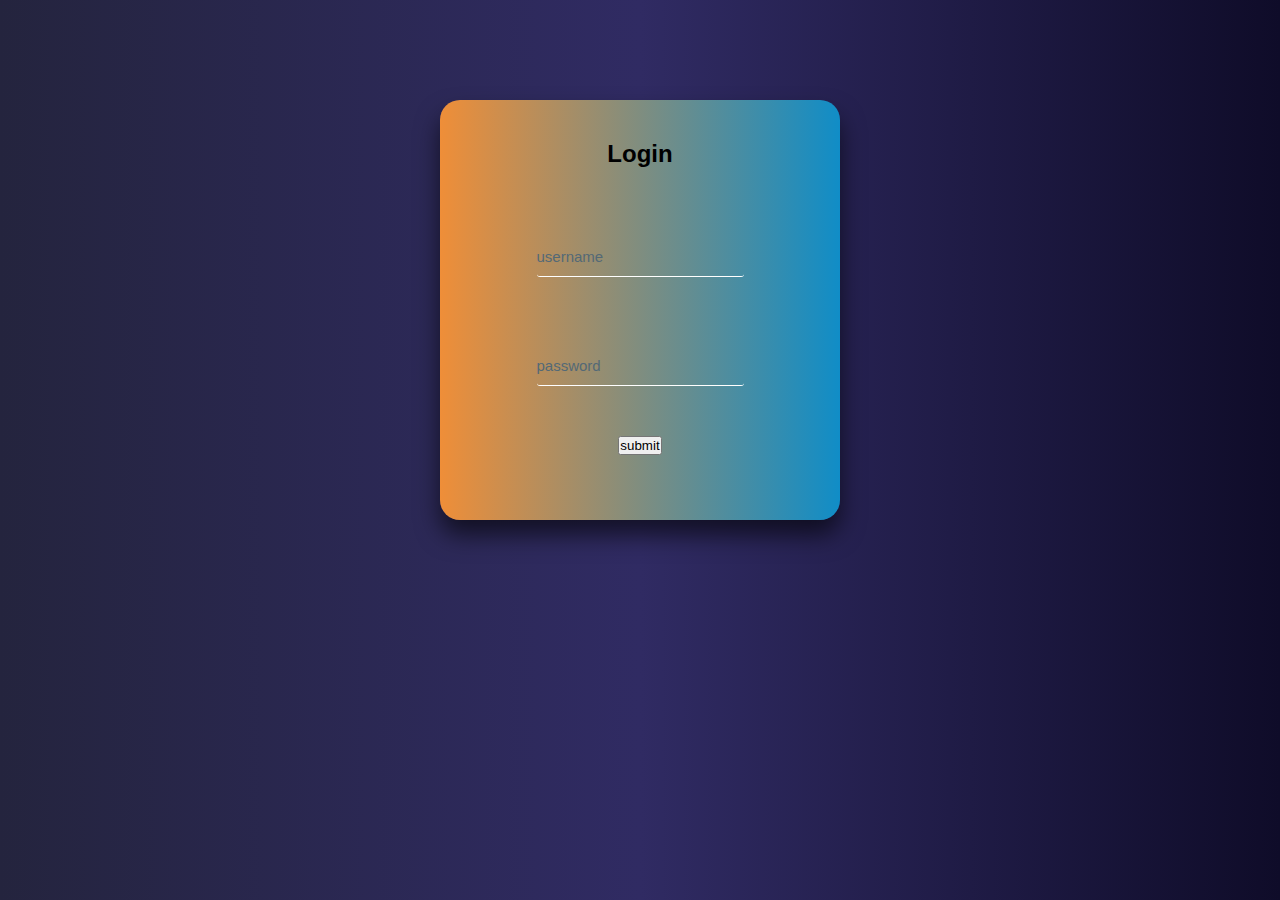
<file: Caras-Secret-main/Caras-Secret-main/login.html>
<!DOCTYPE html>
<html lang="en">
<head>
  <meta charset="UTF-8" />
  <meta http-equiv="X-UA-Compatible" content="IE=edge" />
  <meta name="viewport" content="width=device-width, initial-scale=1.0" />
  <link rel="stylesheet" href="login.css" />
  <title>Login Form</title>
</head>
<body>
  <div class="login-box">
    <h2>Login</h2>
    <form id="loginForm">
      <div class="user-box">
        <input type="text" name="" placeholder="username" id="username" />
      </div>
      <div class="user-box">
        <input type="password" name="" placeholder="password" id="password" />
      </div>
      <button type="submit">
        <span></span>
        <span></span>
        <span></span>
        <span></span>
        submit
      </button>
    </form>
  </div>
  <script>
    document.getElementById("loginForm").addEventListener("submit", function(event) {
      event.preventDefault();
      
      var username = document.getElementById("username").value;
      var password = document.getElementById("password").value;

      var storedUsername = localStorage.getItem("username");
      var storedPassword = localStorage.getItem("password");

      if (username === storedUsername && password === storedPassword) {
        alert("Login successful!");
        window.location.href="index.html"
        // Optionally, redirect to another page
      } else {
        alert("Invalid username or password. Please try again.");
      }
    });
  </script>
</body>
</html>
</file>
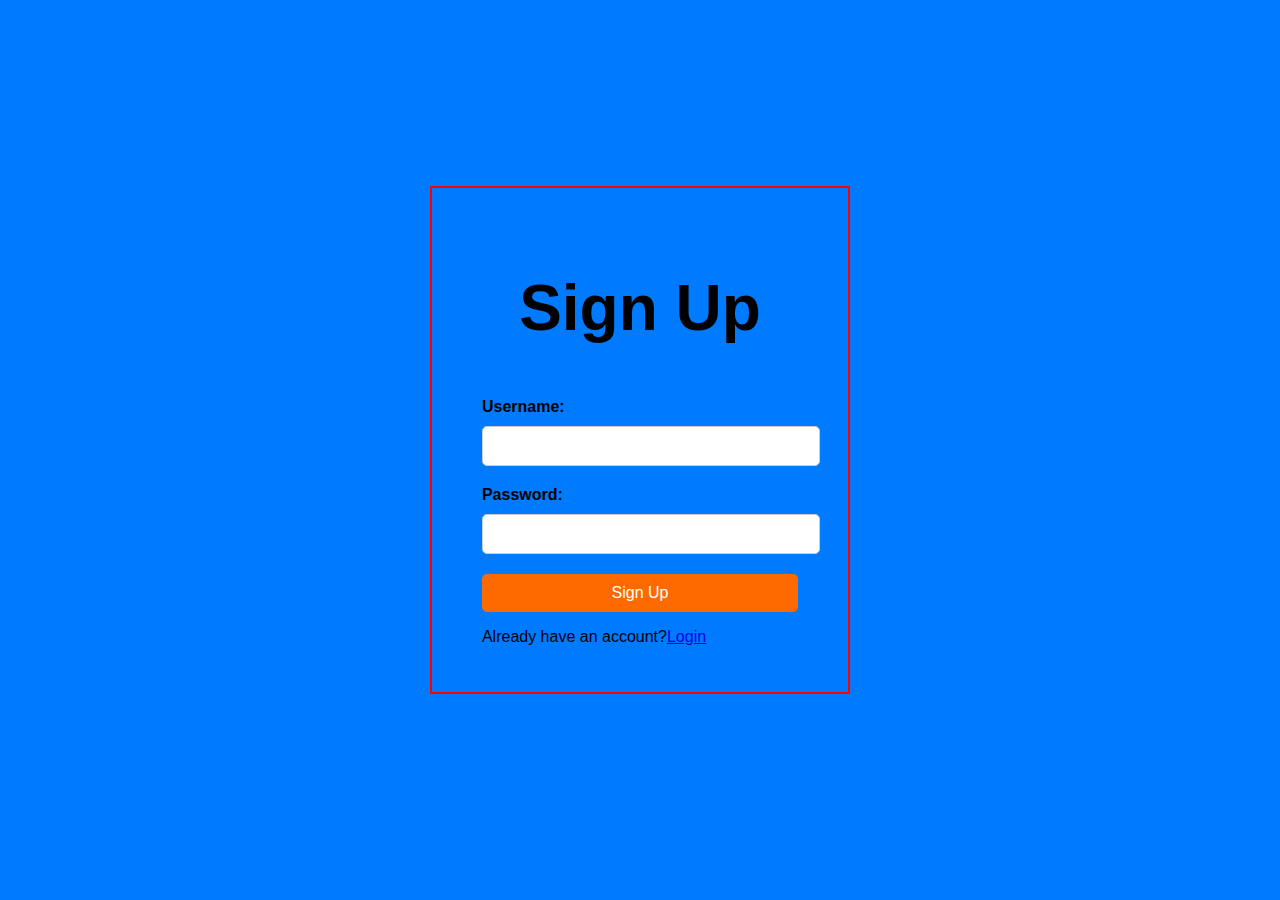
<file: Caras-Secret-main/Caras-Secret-main/signup.html>
<!-- signup.html -->
<!DOCTYPE html>
<html lang="en">
<head>
  <meta charset="UTF-8" />
  <meta http-equiv="X-UA-Compatible" content="IE=edge" />
  <meta name="viewport" content="width=device-width, initial-scale=1.0" />
  <title>Sign Up</title>
  <link rel="stylesheet" href="signup.css">
</head>
<body>
  <div class="main">
    <h2>Sign Up</h2>
  <form id="signupForm">
    <div>
      <label for="username">Username:</label>
      <input type="text" name="username" id="username" required />
    </div>
    <div>
      <label for="password">Password:</label>
      <input type="password" name="password" id="password" required />
    </div>
    <button type="submit">Sign Up</button>
    <p>Already have an account?<a href = "login.html">Login</a></p>
  </form>
  </div>

  <script>
    document.getElementById("signupForm").addEventListener("submit", function(event) {
      event.preventDefault();
      
      var username = document.getElementById("username").value;
      var password = document.getElementById("password").value;

      localStorage.setItem("username", username);
      localStorage.setItem("password", password);
      if(username === '' || password === '') {
        alert("Please fill in all the details.");
        return; // Prevent further execution
      }

      alert("Sign up successful! You can now log in.");
      
      // Optionally, redirect to login page
      window.location.href = "login.html";
    });
  </script>
</body>
</html>
</file>
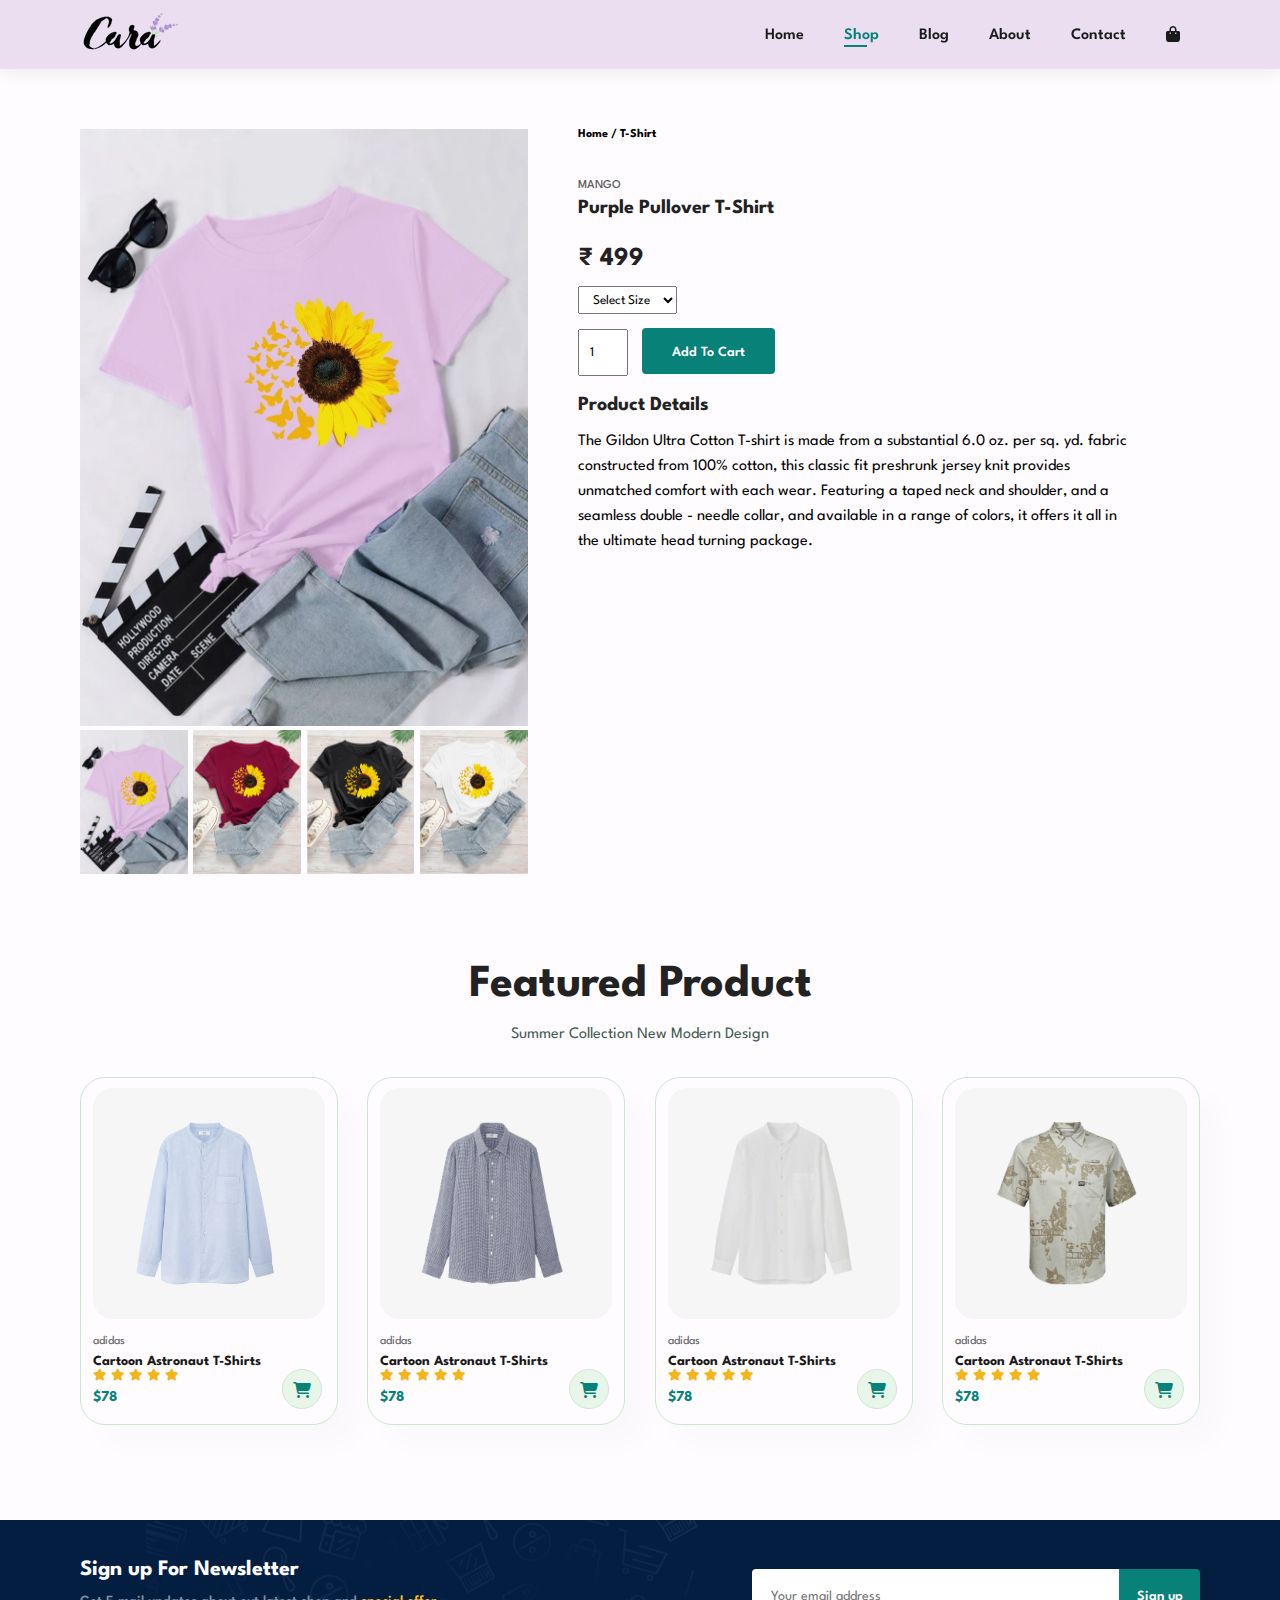
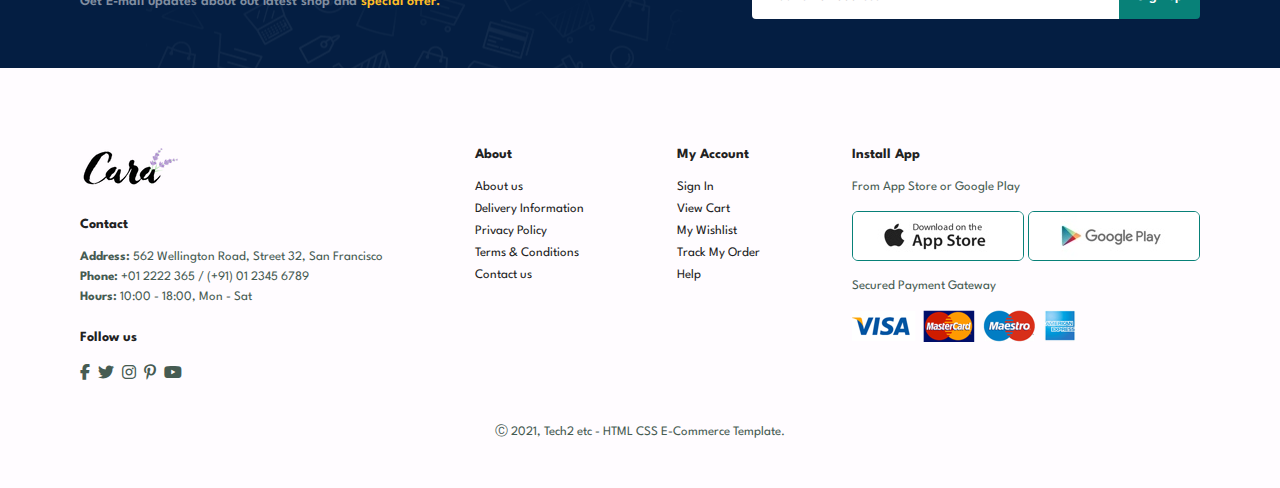
<file: Caras-Secret-main/Caras-Secret-main/sproduct.html>
<!DOCTYPE html>
<html lang="en">
  <head>
    <meta charset="UTF-8" />
    <meta http-equiv="X-UA-Compatible" content="IE=edge" />
    <meta name="viewport" content="width=device-width, initial-scale=1.0" />
    <link rel="stylesheet" href="style.css" />
    <link
      rel="stylesheet"
      href="https://cdnjs.cloudflare.com/ajax/libs/font-awesome/6.1.1/css/all.min.css"
    />
    <script src="script.js" defer></script>
    <title>Shopping Website</title>
  </head>
  <body>
    <!-- NAVBAR -->
    <section id="header">
      <a href="#"><img src="img/logo.png" alt="" /></a>

      <div>
        <ul id="navbar">
          <li><a href="index.html">Home</a></li>
          <li><a class="active" href="shop.html">Shop</a></li>
          <li><a href="blog.html">Blog</a></li>
          <li><a href="about.html">About</a></li>
          <li><a href="contact.html">Contact</a></li>
          <li id="lg-bag">
            <a href="cart.html"><i class="fa-solid fa-shopping-bag"></i></a>
          </li>
          <a href="#" id="close"><i class="fa fa-times"></i></a>
        </ul>
      </div>
      <div id="mobile">
        <a href="cart.html"><i class="fa-solid fa-shopping-bag"></i></a>
        <i id="bar" class="fas fa-outdent"></i>
      </div>
    </section>

    <!-- Product details -->

    <section id="prodetails" class="section-p1">
      <div class="single-pro-image">
        <img src="img/urbanic_img/tshirt/sunflower/t_purple_sunflower.jpg" width="100%" id="MainImg" alt="" />
        <div class="small-img-group">
          <div class="small-img-col">
            <img
              src="img/urbanic_img/tshirt/sunflower/t_purple_sunflower.jpg"
              width="100%"
              class="small-img"
              alt=""
            />
          </div>
          <div class="small-img-col">
            <img
              src="img/urbanic_img/tshirt/sunflower/t_red_sunflower.jpg"
              width="100%"
              class="small-img"
              alt=""
            />
          </div>
          <div class="small-img-col">
            <img
              src="img/urbanic_img/tshirt/sunflower/t_black_sunflower.jpg"
              width="100%"
              class="small-img"
              alt=""
            />
          </div>
          <div class="small-img-col">
            <img
              src="img/urbanic_img/tshirt/sunflower/t_white_sunflower.jpg"
              width="100%"
              class="small-img"
              alt=""
            />
          </div>
        </div>
      </div>

      <div class="single-pro-details">
        <h6>Home / T-Shirt</h6>
        <h5>MANGO</h5>
        <h4>Purple Pullover T-Shirt</h4>
        <h2>₹ 499</h2>
        <select name="" id="">
          <option value="">Select Size</option>
          <option value="">XXL</option>
          <option value="">XL</option>
          <option value="">Large</option>
          <option value="">Small</option>
        </select>
        <input type="number" name="" id="" value="1" min="1"/>
        <button class="normal">Add To Cart</button>
        <h4 style="padding: 20px 0 15px 0;">Product Details</h4>
        <span
          >The Gildon Ultra Cotton T-shirt is made from a substantial 6.0 oz.
          per sq. yd. fabric constructed from 100% cotton, this classic fit
          preshrunk jersey knit provides unmatched comfort with each wear.
          Featuring a taped neck and shoulder, and a seamless double - needle
          collar, and available in a range of colors, it offers it all in the
          ultimate head turning package.
        </span>
      </div>
    </section>

    <!-- Featured products -->

    <section id="product1" class="section-p1">
      <h2>Featured Product</h2>
      <p>Summer Collection New Modern Design</p>
      <div class="pro-container">
        <div class="pro">
          <img src="img/products/n1.jpg" alt="" />
          <div class="des">
            <span>adidas</span>
            <h5>Cartoon Astronaut T-Shirts</h5>
            <div class="star">
              <i class="fas fa-star"></i>
              <i class="fas fa-star"></i>
              <i class="fas fa-star"></i>
              <i class="fas fa-star"></i>
              <i class="fas fa-star"></i>
            </div>
            <h4>$78</h4>
          </div>
          <a href="#"><i class="fa fa-shopping-cart cart"></i></a>
        </div>
        <div class="pro">
          <img src="img/products/n2.jpg" alt="" />
          <div class="des">
            <span>adidas</span>
            <h5>Cartoon Astronaut T-Shirts</h5>
            <div class="star">
              <i class="fas fa-star"></i>
              <i class="fas fa-star"></i>
              <i class="fas fa-star"></i>
              <i class="fas fa-star"></i>
              <i class="fas fa-star"></i>
            </div>
            <h4>$78</h4>
          </div>
          <a href="#"><i class="fa fa-shopping-cart cart"></i></a>
        </div>
        <div class="pro">
          <img src="img/products/n3.jpg" alt="" />
          <div class="des">
            <span>adidas</span>
            <h5>Cartoon Astronaut T-Shirts</h5>
            <div class="star">
              <i class="fas fa-star"></i>
              <i class="fas fa-star"></i>
              <i class="fas fa-star"></i>
              <i class="fas fa-star"></i>
              <i class="fas fa-star"></i>
            </div>
            <h4>$78</h4>
          </div>
          <a href="#"><i class="fa fa-shopping-cart cart"></i></a>
        </div>
        <div class="pro">
          <img src="img/products/n4.jpg" alt="" />
          <div class="des">
            <span>adidas</span>
            <h5>Cartoon Astronaut T-Shirts</h5>
            <div class="star">
              <i class="fas fa-star"></i>
              <i class="fas fa-star"></i>
              <i class="fas fa-star"></i>
              <i class="fas fa-star"></i>
              <i class="fas fa-star"></i>
            </div>
            <h4>$78</h4>
          </div>
          <a href="#"><i class="fa fa-shopping-cart cart"></i></a>
        </div>
      </div>
    </section>

    <!-- Newsletter -->

    <section id="newsletter" class="section-p1 section-m1">
      <div class="newstext">
        <h4>Sign up For Newsletter</h4>
        <p>
          Get E-mail updates about out latest shop and
          <span>special offer.</span>
        </p>
      </div>
      <div class="form">
        <input type="text" placeholder="Your email address" />
        <button class="normal">Sign up</button>
      </div>
    </section>

    <!-- Footer -->
    <footer class="section-p1">
      <div class="col">
        <img class="logo" src="img/logo.png" alt="logo" />
        <h4>Contact</h4>
        <p><b>Address:</b> 562 Wellington Road, Street 32, San Francisco</p>
        <p><b>Phone:</b> +01 2222 365 / (+91) 01 2345 6789</p>
        <p><b>Hours:</b> 10:00 - 18:00, Mon - Sat</p>
        <div class="follow">
          <h4>Follow us</h4>
          <div class="icon">
            <i class="fab fa-facebook-f"></i>
            <i class="fab fa-twitter"></i>
            <i class="fab fa-instagram"></i>
            <i class="fab fa-pinterest-p"></i>
            <i class="fab fa-youtube"></i>
          </div>
        </div>
      </div>
      <div class="col">
        <h4>About</h4>
        <a href="#">About us</a>
        <a href="#">Delivery Information</a>
        <a href="#">Privacy Policy</a>
        <a href="#">Terms & Conditions</a>
        <a href="#">Contact us</a>
      </div>
      <div class="col">
        <h4>My Account</h4>
        <a href="#">Sign In</a>
        <a href="#">View Cart</a>
        <a href="#">My Wishlist</a>
        <a href="#">Track My Order</a>
        <a href="#">Help</a>
      </div>
      <div class="col install">
        <h4>Install App</h4>
        <p>From App Store or Google Play</p>
        <div class="row">
          <img src="img/pay/app.jpg" alt="" />
          <img src="img/pay/play.jpg" alt="" />
        </div>
        <p>Secured Payment Gateway</p>
        <img src="img/pay/pay.png" alt="" />
      </div>
      <div class="copyright">
        <p>Ⓒ 2021, Tech2 etc - HTML CSS E-Commerce Template.</p>
      </div>
    </footer>

    <script>
      var MainImg = document.getElementById("MainImg");
      var smallImg = document.getElementsByClassName("small-img");

      smallImg[0].onclick = function () {
        MainImg.src = smallImg[0].src;
      };
      smallImg[1].onclick = function () {
        MainImg.src = smallImg[1].src;
      };
      smallImg[2].onclick = function () {
        MainImg.src = smallImg[2].src;
      };
      smallImg[3].onclick = function () {
        MainImg.src = smallImg[3].src;
      };
    </script>
  </body>
</html>
</file>
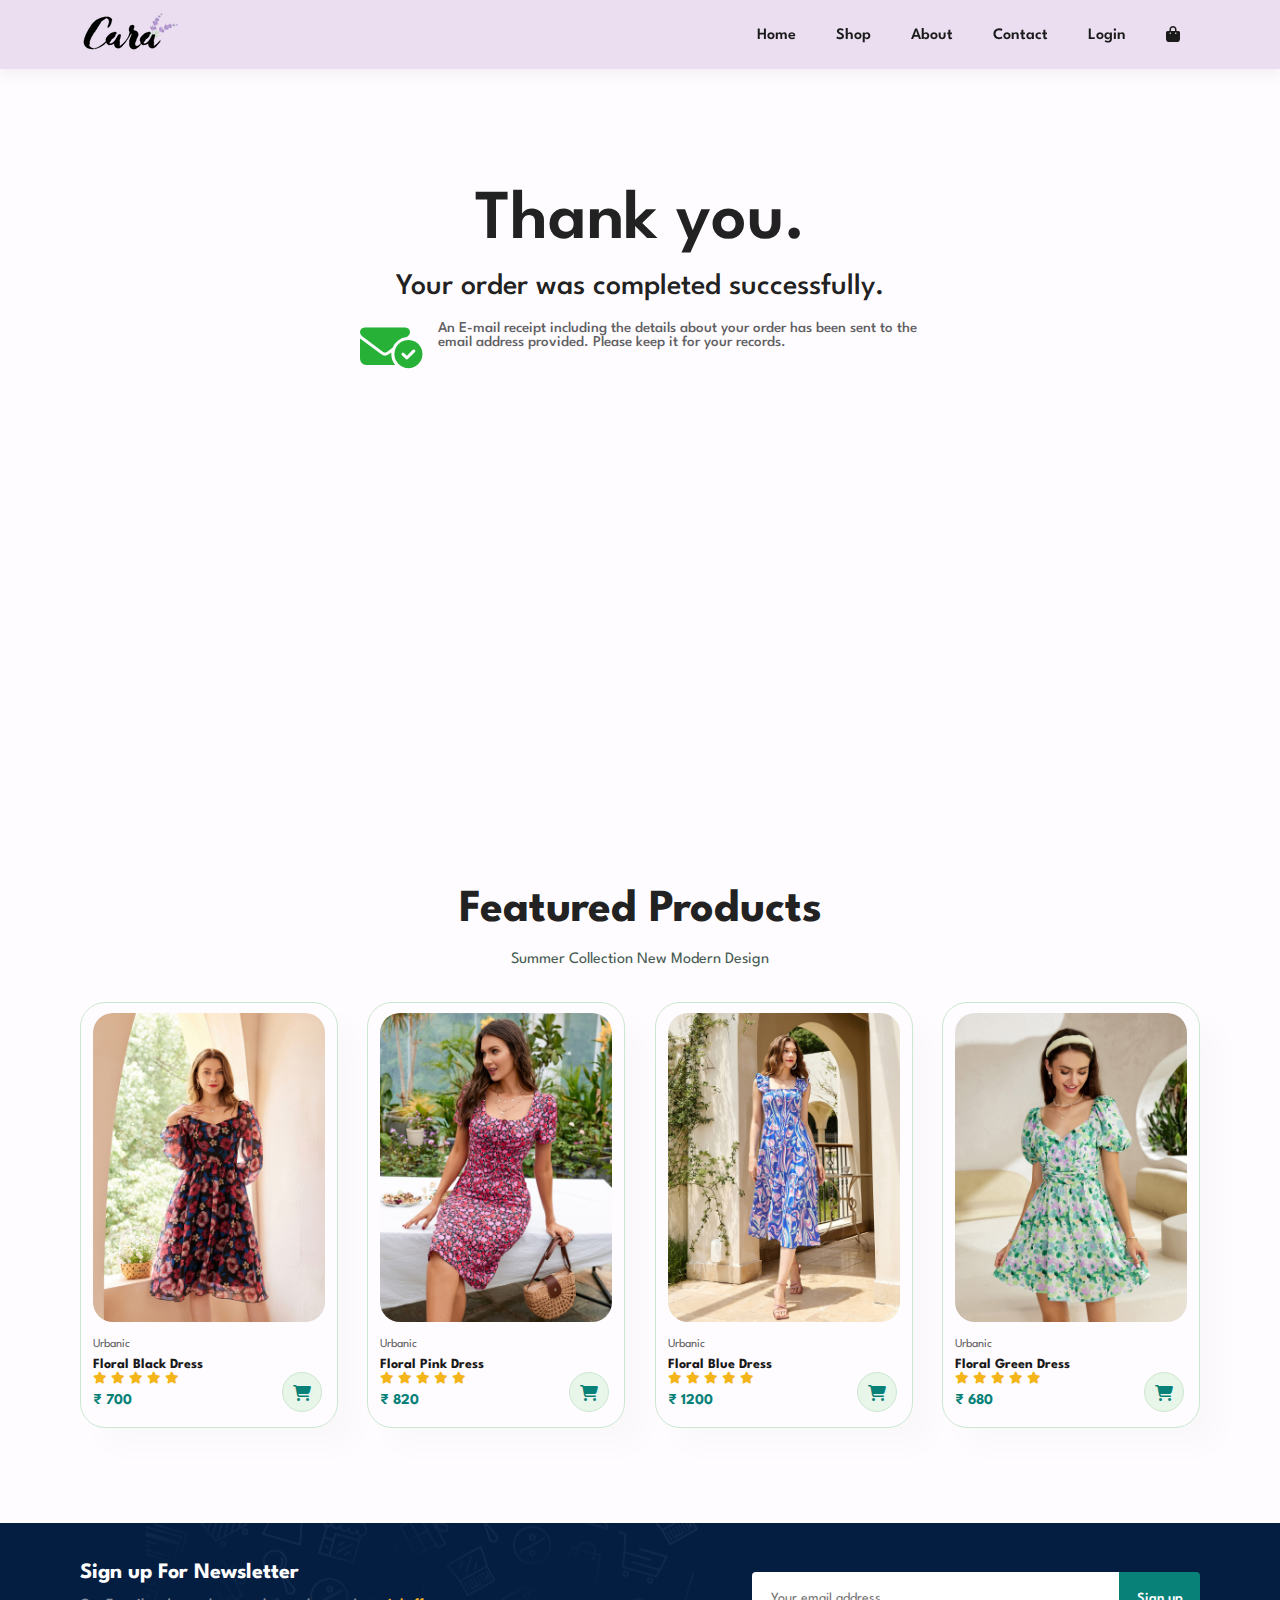
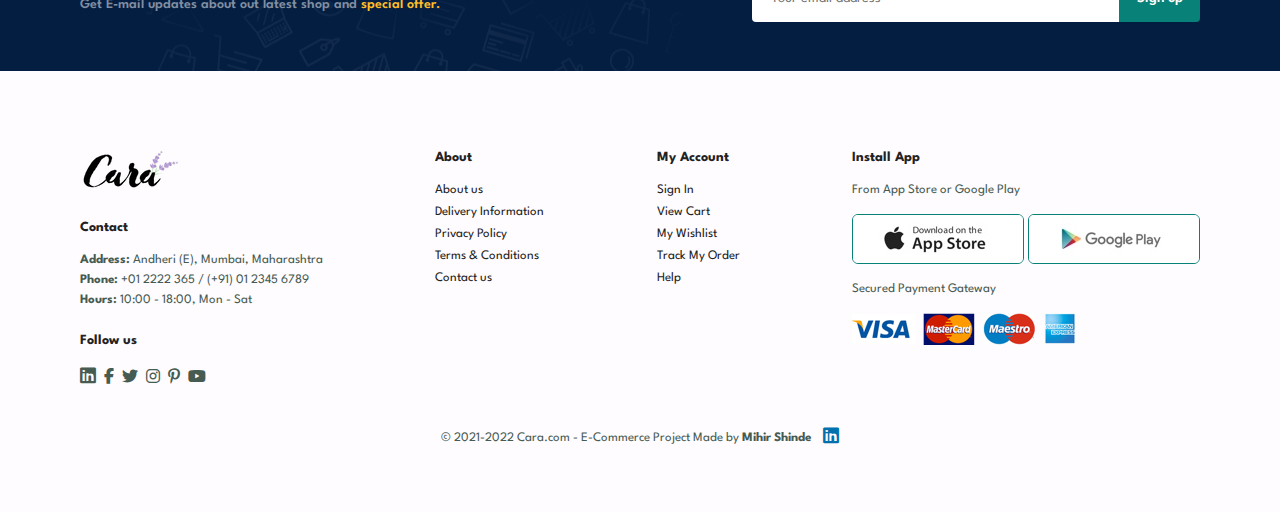
<file: Caras-Secret-main/Caras-Secret-main/thankyou.html>
<!DOCTYPE html>
<html lang="en">

<head>
  <meta charset="UTF-8" />
  <meta http-equiv="X-UA-Compatible" content="IE=edge" />
  <meta name="viewport" content="width=device-width, initial-scale=1.0" />
  <link rel="stylesheet" href="style.css" />
  <link rel="stylesheet" href="https://cdnjs.cloudflare.com/ajax/libs/font-awesome/6.1.1/css/all.min.css" />
  <link rel="icon" href="img/logoTitle.png">
  <script src="script.js" defer></script>

  <title>Thank You for Your Purchase!</title>
</head>

<body>
  <!-- NAVBAR -->
  <section id="header">
    <a href="#"><img src="img/logo.png" alt="" /></a>

    <div>
      <ul id="navbar">
        <li><a href="index.html">Home</a></li>
        <li><a class="" href="shop.html">Shop</a></li>
        <li><a href="about.html">About</a></li>
        <li><a href="contact.html">Contact</a></li>
        <li><a href="#">Login</a></li>
        <li id="lg-bag">
          <a href="cart.html"><i class="fa-solid fa-shopping-bag"></i></a>
        </li>
        <a href="#" id="close"><i class="fa fa-times"></i></a>
      </ul>
    </div>
    <div id="mobile">
      <a href="cart.html"><i class="fa-solid fa-shopping-bag"></i></a>
      <i id="bar" class="fas fa-outdent"></i>
    </div>
  </section>

  <!-- Thank you Message -->

  <section id="thankyou-section" class="section-p1">

    <div class="message">
      <h1>Thank you.</h1>
      <h4>Your order was completed successfully.</h4>
      <div class="email">
        <i class="fa fa-envelope-circle-check"></i>
        <h5>An E-mail receipt including the details about your order has been sent to the email address provided. Please keep it for your records.</h5>
      </div>

    </div>



  </section>

  <!-- Featured products -->

  <section id="product1" class="section-p1">
    <h2>Featured Products</h2>
    <p>Summer Collection New Modern Design</p>
    <div class="pro-container">
      <div class="pro">
        <img src="img/urbanic_img/tshirt/floral/floral_dress_1.jpg" alt="" />
        <div class="des">
          <span>Urbanic</span>
          <h5>Floral Black Dress</h5>
          <div class="star">
            <i class="fas fa-star"></i>
            <i class="fas fa-star"></i>
            <i class="fas fa-star"></i>
            <i class="fas fa-star"></i>
            <i class="fas fa-star"></i>
          </div>
          <h4>₹ 700</h4>
        </div>
        <a href="#"><i class="fa fa-shopping-cart cart"></i></a>
      </div>
      <div class="pro">
        <img src="img/urbanic_img/tshirt/floral/floral_dress_2.jpg" alt="" />
        <div class="des">
          <span>Urbanic</span>
          <h5>Floral Pink Dress</h5>
          <div class="star">
            <i class="fas fa-star"></i>
            <i class="fas fa-star"></i>
            <i class="fas fa-star"></i>
            <i class="fas fa-star"></i>
            <i class="fas fa-star"></i>
          </div>
          <h4>₹ 820</h4>
        </div>
        <a href="#"><i class="fa fa-shopping-cart cart"></i></a>
      </div>
      <div class="pro">
        <img src="img/urbanic_img/tshirt/floral/floral_dress_3.jpg" alt="" />
        <div class="des">
          <span>Urbanic</span>
          <h5>Floral Blue Dress</h5>
          <div class="star">
            <i class="fas fa-star"></i>
            <i class="fas fa-star"></i>
            <i class="fas fa-star"></i>
            <i class="fas fa-star"></i>
            <i class="fas fa-star"></i>
          </div>
          <h4>₹ 1200</h4>
        </div>
        <a href="#"><i class="fa fa-shopping-cart cart"></i></a>
      </div>
      <div class="pro">
        <img src="img/urbanic_img/tshirt/floral/floral_dress_4.jpg" alt="" />
        <div class="des">
          <span>Urbanic</span>
          <h5>Floral Green Dress</h5>
          <div class="star">
            <i class="fas fa-star"></i>
            <i class="fas fa-star"></i>
            <i class="fas fa-star"></i>
            <i class="fas fa-star"></i>
            <i class="fas fa-star"></i>
          </div>
          <h4>₹ 680</h4>
        </div>
        <a href="#"><i class="fa fa-shopping-cart cart"></i></a>
      </div>

    </div>
  </section>

  <!-- Newsletter -->

  <section id="newsletter" class="section-p1 section-m1">
    <div class="newstext">
      <h4>Sign up For Newsletter</h4>
      <p>
        Get E-mail updates about out latest shop and
        <span>special offer.</span>
      </p>
    </div>
    <div class="form">
      <input type="text" placeholder="Your email address" />
      <button class="normal">Sign up</button>
    </div>
  </section>

  <!-- Footer -->
  <footer class="section-p1">
    <div class="col">
      <img class="logo" src="img/logo.png" alt="logo" />
      <h4>Contact</h4>
      <p><b>Address:</b> Andheri (E), Mumbai, Maharashtra</p>
      <p><b>Phone:</b> +01 2222 365 / (+91) 01 2345 6789</p>
      <p><b>Hours:</b> 10:00 - 18:00, Mon - Sat</p>
      <div class="follow">
        <h4>Follow us</h4>
        <div class="icon">
          <i class="fab fa-linkedin" style="font-size:18px"
            onclick="window.location.href='www.linkedin.com/in/mihir2403';"></i>
          <i class="fab fa-facebook-f"></i>
          <i class="fab fa-twitter"></i>
          <i class="fab fa-instagram"></i>
          <i class="fab fa-pinterest-p"></i>
          <i class="fab fa-youtube"></i>
        </div>
      </div>
    </div>
    <div class="col">
      <h4>About</h4>
      <a href="about.html">About us</a>
      <a href="#">Delivery Information</a>
      <a href="#">Privacy Policy</a>
      <a href="#">Terms & Conditions</a>
      <a href="contact.html">Contact us</a>
    </div>
    <div class="col">
      <h4>My Account</h4>
      <a href="#">Sign In</a>
      <a href="cart.html">View Cart</a>
      <a href="#">My Wishlist</a>
      <a href="#">Track My Order</a>
      <a href="about.html">Help</a>
    </div>
    <div class="col install">
      <h4>Install App</h4>
      <p>From App Store or Google Play</p>
      <div class="row">
        <img src="img/pay/app.jpg" alt="" />
        <img src="img/pay/play.jpg" alt="" />
      </div>
      <p>Secured Payment Gateway</p>
      <img src="img/pay/pay.png" alt="" />
    </div>
    <div class="copyright">
      <p>© 2021-2022 Cara.com - E-Commerce Project Made by <span style="cursor: pointer;"
          onclick="window.location.href='www.linkedin.com/in/mihir2403';"><b>Mihir Shinde<b> &nbsp;</span> <i
          style="color:#0071ac;font-size:18px;position: relative;top:1px;cursor: pointer;" class="fab fa-linkedin"
          onclick="window.location.href='www.linkedin.com/in/mihir2403';"></i>
      </p>
    </div>
  </footer>

  
</body>

</html>
</file>
<file: Caras-Secret-main/Caras-Secret-main/style.css>
@import url("https://fonts.googleapis.com/css2?family=Spartan:wght@100;200;300;400;500;600;700;800;900&display=swap");

* {
  margin: 0;
  padding: 0;
  box-sizing: border-box;
  font-family: "Spartan", sans-serif;
}

h1 {
  font-size: 50px;
  line-height: 64px;
  color: #222;
}
h2 {
  font-size: 46px;
  line-height: 54px;
  color: #222;
}

h4 {
  font-size: 20px;
  color: #222;
}

h6 {
  font-weight: 700;
  font-size: 12px;
}
p {
  font-size: 16px;
  color: #465b52;
  margin: 15px 0 20px 0;
}

.section-p1 {
  padding: 40px 80px;
}
.section-m1 {
  margin: 40px 0;
}
button.normal {
  font-size: 14px;
  font-weight: 600;
  padding: 18px 30px 15px 30px;
  color: #000;
  background: #fff;
  border-radius: 4px;
  outline: none;
  border: none;
  transition: 0.2s;
  cursor: pointer;
}
button.white {
  font-size: 13px;
  font-weight: 600;
  padding: 13px 18px 11px 18px;
  color: #fff;
  background: transparent;
  border-radius: 0;
  outline: none;

  transition: 0.2s;
  border: 1px solid white;
}
body {
  width: 100%;
  background-color: #fffcff;
}

/* Header Start */

#header {
  display: flex;
  justify-content: space-between;
  align-items: center;
  padding: 13px 80px 12px 80px;
  background: #eadef0;
  box-shadow: 0 5px 15px rgba(0, 0, 0, 0.06);

  position: sticky;
  top: 0;
  left: 0;

  z-index: 999;
}
#navbar {
  display: flex;
  align-items: center;
  justify-content: center;
  list-style: none;
}
#navbar li {
  padding: 0 20px;
  position: relative;
}
#navbar li a {
  font-size: 16px;
  text-decoration: none;
  font-weight: 600;
  color: #1a1a1a;
  transition: 0.3s ease;
}
#navbar li a:hover,
#navbar li a.active {
  color: #088178;
}
#navbar li a.active::after,
#navbar li a:hover::after {
  content: "";
  background: #088178;
  height: 2px;
  width: 30%;
  position: absolute;
  bottom: -4px;
  left: 20px;
}

#mobile {
  display: none;
}
#close {
  display: none;
}

/* Home Page */

#hero {
  background-image: url("img/hero1.JPEG");
  height: 90vh;
  width: 100%;
  background-size: cover;
  background-position: top 60% right 50%;
  padding: 0 80px;
  display: flex;
  flex-direction: column;
  justify-content: center;
  align-items: flex-start;
}
#hero h4 {
  padding-bottom: 14px;
}
#hero h1 {
  color: #088178;
}
#hero button {
  background-image: url("img/button.png");
  background-color: transparent;
  border: 0;
  color: #088178;
  background-size: cover;
  padding: 14px 80px;
  background-repeat: no-repeat;
  cursor: pointer;
  font-weight: 700;
  font-style: 15px;
}

#feature .fe-box {
  width: 180px;
  text-align: center;
  padding: 25px 15px;
  box-shadow: 20px 20px 34px rgb(0, 0, 0, 0.03);
  border: 1px solid #cce7d0;
  border-radius: 4px;
  margin: 15px 0;
}
#feature .fe-box:hover {
  box-shadow: 10px 10px 54px rgb(70, 63, 221, 0.1);
}
#feature .fe-box h6 {
  display: inline-block;
  padding: 9px 8px 6px 8px;
  line-height: 1;
  border-radius: 4px;
  background-color: #fddde4;
  color: #088178;
}

#feature .fe-box img {
  margin-bottom: 10px;
  width: 100%;
}

#feature {
  display: flex;
  align-items: center;
  justify-content: space-between;
  flex-wrap: wrap;
}

#feature .fe-box:nth-child(2) h6 {
  background-color: #cdebbc;
}
#feature .fe-box:nth-child(3) h6 {
  background-color: #d1e8f2;
}
#feature .fe-box:nth-child(4) h6 {
  background-color: #cdd4f8;
}
#feature .fe-box:nth-child(5) h6 {
  background-color: #f6dbf6;
}
#feature .fe-box:nth-child(6) h6 {
  background-color: #fff2e5;
}

#product1 {
  text-align: center;
}
#product1 .pro {
  width: 23%;
  border: 1px solid #cce7d0;
  min-width: 250px;
  padding: 10px 12px;
  border-radius: 25px;
  /* cursor: pointer; */
  box-shadow: 20px 20px 30px rgba(0, 0, 0, 0.02);
  margin: 15px 0px;
  transition: 0.3s ease;
  position: relative;
  background: #fefcfe;
}


#product1 .pro-container {
  display: flex;
  justify-content: space-between;
  flex-wrap: wrap;
}

#product1 .pro img {
  width: 100%;
  border-radius: 20px;
  cursor: pointer;
}
#product1 .pro:hover {
  box-shadow: 20px 20px 30px rgba(0, 0, 0, 0.06);
}
#product1 .pro .des {
  text-align: start;
  padding: 10px 0;
}
#product1 .pro .des span {
  font-size: 12px;
  color: #606063;
}
#product1 .pro .des h5 {
  padding-top: 7px;
  color: #1a1a1a;
  font-size: 14px;
}

#product1 .pro .des i {
  font-size: 12px;
  color: rgb(243, 181, 25);
}

#product1 .pro .des h4 {
  padding-top: 7px;
  color: #088178;
  font-size: 15px;
  font-weight: 700;
}

#product1 .pro .cart {
 
  width: 40px;
  height: 40px;
  line-height: 40px;
  border-radius: 50px;
  background-color: #e8f6ea;
  color: #088178;
  border: 1px solid #cce7d0;
  position: absolute;
  bottom: 15px;
  right: 15px;
  cursor: pointer;
}

#banner {
  display: flex;
  flex-direction: column;
  align-items: center;
  justify-content: center;
  background-image: url(img/banner/b2.jpg);
  width: 100%;
  height: 40vh;
  background-size: cover;
  background-position: center;
}
#banner h4 {
  color: #fff;
  font-size: 16px;
}

#banner h2 {
  color: #fff;
  font-size: 30px;
  padding: 10px 0px;
}
#banner h2 span {
  color: #ef3636;
}
#banner button:hover {
  background: #088178;
  color: #fff;
}

#sm-banner {
  display: flex;
  flex-wrap: wrap;
  justify-content: space-between;
}

#sm-banner .banner-box {
  display: flex;
  flex-direction: column;
  align-items: flex-start;
  justify-content: center;
  background-image: url("img/banner/b17.jpg");
  min-width: 580px;
  height: 50vh;
  background-size: cover;
  background-position: center;
  padding: 30px;
}

#sm-banner h4 {
  color: #fff;
  font-size: 20px;
  font-weight: 300;
}
#sm-banner h2 {
  color: #fff;
  font-size: 30px;
  font-weight: 800;
}
#sm-banner span {
  color: #fff;
  font-size: 14px;
  font-weight: 500;
  padding-bottom: 15px;
}

#sm-banner .banner-box button:hover {
  background: #088178;
  border: 1px solid #088178;
}

#sm-banner .banner-box-2 {
  background-image: url("img/banner/b4.jpg");
}
#banner-3 {
  display: flex;
  flex-wrap: wrap;
  justify-content: space-between;
  padding: 0 80px;
}

#banner-3 .banner-box {
  display: flex;
  flex-direction: column;
  align-items: flex-start;
  justify-content: center;
  background-image: url("img/banner/b7.jpg");
  min-width: 30%;
  height: 30vh;
  background-size: cover;
  background-position: center;
  padding: 20px;
  margin-bottom: 20px;
}
#banner-3 .banner-box h2 {
  color: white;
  font-weight: 900;
  font-size: 22px;
}
#banner-3 .banner-box h3 {
  color: #ec544e;
  font-weight: 900;
  font-size: 15px;
}

#banner-3 .banner-box-2 {
  background-image: url("img/banner/b21.jpg");
}
#banner-3 .banner-box-3 {
  background-image: url("img/banner/b10.jpg");
}

#newsletter {
  display: flex;
  justify-content: space-between;
  align-items: center;
  flex-wrap: wrap;
  background-image: url("img/banner/b14.png");
  background-color: #041e42;
  background-repeat: no-repeat;
  background-position: 20% 30%;
}
#newsletter h4 {
  color: white;
  font-weight: 700;
  font-size: 22px;
}
#newsletter p {
  color: #818ea0;
  font-weight: 600;
  font-size: 14px;
}
#newsletter p span {
  color: #ffbd27;
}

#newsletter input {
  height: 3.125rem;
  padding: 0.25em 1.25em 0em 1.25em;
  font-size: 14px;
  width: 100%;
  border: 1px solid transparent;
  border-radius: 4px 0px 0px 4px;
  outline: none;
}
#newsletter button {
  background-color: #088178;
  color: white;
  cursor: pointer;
  white-space: nowrap;
  border-radius: 0px 4px 4px 0px;
  padding: 0.25em 1.25em 0em 1.25em;
}
#newsletter .form {
  display: flex;
  width: 40%;
}

footer {
  display: flex;
  flex-wrap: wrap;
  justify-content: space-between;
  gap: 20px;
}

footer .col {
  display: flex;
  flex-direction: column;
  align-items: flex-start;
  margin-bottom: 20px;
  
}

footer .logo {
  margin-bottom: 30px;
}
footer h4 {
  font-size: 14px;
  padding-bottom: 20px;
}
footer p {
  font-size: 13px;
  margin: 0 0 8px 0;
}
footer a {
  text-decoration: none;
  font-size: 13px;
  color: #222;
  margin-bottom: 10px;
}

footer .follow {
  margin-top: 20px;
}

footer .follow i {
  color: #465b52;
  padding-right: 4px;
  cursor: pointer;
}

footer .install .row img {
  border: 1px solid #088178;
  border-radius: 6px;
}
footer .install img {
  margin: 10px 0 15px 0;
}

footer .follow i:hover,
footer a:hover {
  color: #088178;
}
footer .copyright {
  width: 100%;
  text-align: center;
}

/* Shop Page */

#page-header {
  background-image: url("img/banner/b19.jpg");
  width: 100%;
  height: 40vh;
  background-size: cover;
  display: flex;
  justify-content: center;
  align-items: center;
  flex-direction: column;
  text-align: center;
  padding: 14px;
}
#page-header h2 {
  color: white;
}
#page-header p {
  color: white;
}

#pagination {
  text-align: center;
}

#pagination a {
  text-decoration: none;
  background: #088178;
  color: white;
  padding: 18px 20px 15px 20px;
  border-radius: 4px;
  font-weight: 600;
}
#pagination a i {
  font-size: 16px;
}
#filter-buttons-container{
  padding: 25px 80px 0px 80px;
}
#filter-buttons-container .filter-title h1{
  font-size: 35px;
  
}

#filter-buttons-container .filter-buttons{
  display: flex;
  flex-wrap: wrap;
  gap: 5px;
}
#filter-buttons-container .filter-buttons button{
  padding: 10px 15px;
  background-color: #EAD2A8;
  color: black;
}



/* Single Product Page */
#prodetails {
  display: flex;
  margin-top: 20px;
}

#prodetails .single-pro-image {
  width: 40%;
  margin-right: 50px;
}

#prodetails .single-pro-image .small-img-group {
  display: flex;
  justify-content: space-between;
}

.small-img-col {
  flex-basis: 24%;
  cursor: pointer;
}

#prodetails .single-pro-details {
  width: 50%;
}

#prodetails .single-pro-details h4 {
  padding: 0px 0 15px 0;
}
#prodetails .single-pro-details h5 {
  padding: 40px 0 8px 0;
  font-size: 12px;
  color: #606063;
  font-weight: 500;
}

#prodetails .single-pro-details h2 {
  font-size: 26px;
}
#prodetails .single-pro-details select {
  display: block;
  padding: 7px 10px 5px 10px;
  margin-bottom: 10px;
  outline: none;
}

#prodetails .single-pro-details input {
  width: 50px;
  height: 47px;
  padding-left: 10px;
  font-style: 16px;
  margin-right: 10px;
  outline: none;
  margin-top: 5px;
}

#prodetails .single-pro-details button {
  background: #088178;
  color: white;
}

#prodetails .single-pro-details span {
  line-height: 25px;
}

/* About us page */

#page-header.about-header {
  background-image: url("img/about/banner.png");
  background-position: center;
}

#about-head img {
  width: 50%;
  height: auto;
}
#about-head {
  display: flex;
  align-items: center;
}
#about-head div {
  padding-left: 40px;
}

#about-head div marquee {
  padding: 5px 0px;
  font-weight: 500;
}

#about-app {
  text-align: center;
}
#about-app .video {
  margin-top: 30px;
}

#about-app .video video {
  width: 70%;
  height: 100%;
  border-radius: 20px;
}

/* contact page */

#contact-details {
  display: flex;
  align-content: center;
  justify-content: space-between;
}

#contact-details .details {
  width: 40%;
}
#contact-details .details span,
#form-details form span {
  font-size: 12px;
}
#contact-details .details h2,
#form-details form h2 {
  font-size: 26px;
  line-height: 35px;
  padding: 20px 0;
}
#contact-details .details h3 {
  font-size: 16px;

  padding-bottom: 15px;
}

#contact-details .details li {
  list-style: none;
  display: flex;

  align-items: center;
  padding: 10px 0;
}

#contact-details .details li i {
  font-size: 14px;
  padding-right: 22px;
}

#contact-details .details li p {
  margin: 0;
  font-size: 14px;
}
#contact-details .map {
  width: 55%;
  height: 400px;
}
#contact-details .map iframe {
  width: 100%;
  height: 100%;
}
#form-details {
  display: flex;
  justify-content: space-between;
  margin: 30px;
  padding: 80px;
  border: 1px solid #e1e1e1;
  border-radius: 5px;
  align-items: center;
  gap:15px;
}

#form-details form {
  width: 65%;
  display: flex;
  flex-direction: column;
  align-items: flex-start;
}
#form-details form input,
#form-details form textarea {
  width: 100%;
  padding: 12px 15px;
  outline: none;
  margin-bottom: 20px;
  border: 1px solid #e1e1e1;
}

#form-details form button {
  color: white;
  background-color: #088178;
}

#form-details .people div {
  padding-bottom: 25px;
  display: flex;
  align-items: flex-start;
}
/* #form-details .people {
  margin-top: 10px;
} */
#form-details .people div img {
  width: 65px;
  height: 65px;
  object-fit: cover;
  margin-right: 15px;
}
#form-details .people div p {
  margin: 0;
  font-size: 13px;
  line-height: 25px;
}
#form-details .people div p span {
  display: block;
  font-size: 16px;
  font-weight: 600;
  color: #000;
}
#form-details form textarea {
  max-width: 100%;
  min-width: 100%;
}

/* cart page */

#cart {
  overflow-x: auto;
}

#cart table {
  width: 100%;
  border-collapse: collapse;
  table-layout: fixed;
  white-space: nowrap;
}
#cart table img {
  width: 70px;
}
#cart table td:nth-child(1) {
  width: 100px;
  text-align: center;
}

#cart table td:nth-child(2) {
  width: 150px;
  text-align: center;
}
#cart table td:nth-child(3) {
  width: 250px;
  text-align: center;
}
#cart table td:nth-child(4),
#cart table td:nth-child(5),
#cart table td:nth-child(6) {
  width: 150px;
  text-align: center;
}

#cart table td:nth-child(5) input {
  width: 70px;
  padding: 13px 5px 10px 15px;
  outline: none;
}
#cart table thead {
  border: 1px solid #e2e9e1;
  border-left: none;
  border-right: none;
}
#cart table thead td {
  font-weight: 700;
  text-transform: uppercase;
  font-size: 13px;
  padding: 18px 0;
}
#cart table tbody tr td {
  padding-top: 15px;
}
#cart table tbody td {
  padding-top: 15px;
  font-size: 13px;
}
.fa-times-circle{
  cursor: pointer;
}

#cart-add {
  display: flex;
  justify-content: space-between;
  flex-wrap: wrap;
}


#coupon {
  display: flex;
  flex-wrap: wrap;
  width: 50%;
  margin-bottom: 30px;
  flex-direction: column;
}
#coupon h3 {
  padding-bottom: 15px;
}

#coupon input {
  padding: 13px 20px 10px 20px;
  outline: none;
  width: 60%;
  margin-right: 10px;
  border: 1px solid #e2e9e1;
}
#coupon button {
  background-color: #088178;
  color: white;
  padding: 13px 20px 10px 20px;
}

#subtotal {
  width: 50%;
  margin-bottom: 30px;
  border: 1px solid #e2e9e1;
  padding: 30px;
}
#subtotal table {
  border-collapse: collapse;
  width: 100%;
  margin-bottom: 20px;
}
#subtotal table td {
  width: 50%;
  border: 1px solid #e2e9e1;
  padding: 13px 10px 10px 10px;
  font-size: 13px;
}
#subtotal h3 {
  padding-bottom: 15px;
}

#subtotal button {
  background-color: #088178;
  color: white;
  padding: 13px 20px 10px 20px;
}
/* Thank you Page */

#thankyou-section{
  height: 86vh;
}

#thankyou-section .message{
  display: flex;
  flex-direction: column;
  justify-content: center;
  align-items: center;
  margin-top: 80px;
  text-align: center;
  
  
}
#thankyou-section .message h1{
  font-size: 70px;
  font-weight: 600;
  
}
#thankyou-section .message h4{
  font-size: 30px;
  font-weight: 500;
  margin-top: 20px;
  
}
#thankyou-section .message .email{
 display: flex;
 width: 50%;

 justify-content: space-evenly;
 margin-top: 65px;
  
}
#thankyou-section .message .email i{
  font-size: 50px;
  color: #27b137;
  
 
}
#thankyou-section .message .email h5{
  font-size: 15px;
  font-weight: 500;
  text-align: left;
  margin-left: 15px;
  width: 70%;
  color: #606063;
  
 
}


/* Start media query */

@media (max-width: 800px) {
  .section-p1 {
    padding: 40px 40px;
  }
  #navbar {
    display: flex;
    flex-direction: column;
    align-items: start;
    justify-content: start;
    position: fixed;
    top: 0;
    right: -300px;
    height: 100%;
    width: 300px;
    background-color: #eadef0;
    box-shadow: 0 40px 60px rgba(0, 0, 0, 0.1);
    padding: 80px 0 0 10px;
    transition: 0.3s;
  }
  #navbar.active {
    right: 0px;
  }

  #navbar li {
    margin-bottom: 25px;
  }
  #mobile {
    display: flex;
    /* border: 1px solid black; */
    align-items: center;
  }
  #mobile i {
    font-size: 24px;
    color: #1a1a1a;
    padding-left: 20px;
  }

  #close {
    display: inline;
    position: absolute;
    top: 30px;
    left: 30px;
    color: #222;
    font-size: 24px;
    cursor: pointer;
  }
  #lg-bag {
    display: none;
  }
  #hero {
    height: 70vh;
    background-position: top 30% right 30%;

    padding: 0 80px;
  }

  #feature {
    display: flex;
    align-items: center;
    justify-content: center;
    flex-wrap: wrap;
  }

  #feature .fe-box {
    margin: 15px;
  }
  #product1 .pro-container {
    display: flex;
    justify-content: center;
    flex-wrap: wrap;
  }
  #product1 .pro {
    margin: 15px;
  }
  #banner {
    height: 20vh;
  }
  #sm-banner .banner-box {
    min-width: 100%;
    height: 30vh;
  }
  #banner-3 {
    display: flex;
    flex-wrap: wrap;
    justify-content: space-between;
    padding: 0 40px;
  }
  #banner-3 .banner-box {
    width: 28%;
  }
  #newsletter .form {
    display: flex;
    width: 70%;
  }

  /* contact page */

  #form-details {
    padding: 40px;
  }
  #form-details form {
    width: 50%;
  }
  /* Thank you Page */

  #thankyou-section .message .email {    
    width: 76%;
    
}


}

/* small screen breakpoint */

@media (max-width: 650px) {
  .section-p1 {
    padding: 20px;
  }
  #header {
    padding: 10px 30px;
  }
  #hero {
    padding: 0 20px;
    background-position: 55%;
  }
  h2 {
    font-size: 32px;
    line-height: 54px;
    color: #222;
  }
  h1 {
    font-size: 38px;
    line-height: 64px;
    color: #222;
  }
  #feature .fe-box {
    width: 155px;

    margin: 0px 0px 15px 0px;
  }
  #feature {
    align-items: space-between;
    justify-content: space-between;
  }
  #product1 .pro {
    width: 100%;
  }
  #banner {
    height: 40vh;
  }
  #banner h2 {
    color: #fff;
    font-size: 25px;
    justify-self: center;
    width: 80vw;
    margin-left: auto;
    margin-right: auto;
  }
  #sm-banner .banner-box {
    height: 40vh;
  }
  #sm-banner .banner-box-2 {
    margin-top: 20px;
  }
  #banner-3 {
    display: flex;
    flex-wrap: wrap;
    justify-content: space-between;
    padding: 0 20px;
  }
  #banner-3 .banner-box {
    width: 100%;
  }

  #newsletter .form {
    display: flex;
    width: 100%;
  }
  #newsletter {
    padding: 40px 20px;
  }

  /* shopping */
  #filter-buttons-container {
    padding: 25px 40px 0px 40px;
  }

  /* single product */

  #prodetails {
    display: flex;
    flex-direction: column;
  }
  #prodetails .single-pro-image {
    width: 100%;
    margin-right: 0px;
  }

  #prodetails .single-pro-details {
    width: 100%;
  }
  h6 {
    font-size: 13px;
    margin-top: 18px;
  }
  #prodetails .single-pro-details h4 {
    padding: 25px 0 15px 0;
  }
  /* about page */

  #about-head {
    flex-direction: column;
  }
  #about-head img {
    width: 100%;
    height: auto;
    margin-bottom: 20px;
  }
  #about-head div {
    padding-left: 0px;
  }

  #about-app .video video {
    width: 100%;
    height: auto;
  }
  #about-app .video {
    margin-top: 15px;
  }

  #contact-details {
    flex-direction: column;
    align-items: center;
  }
  #contact-details .details {
    width: 100%;
  }
  #contact-details .map {
    width: 100%;
    height: 300px;
    margin-top: 28px;
  }
  #form-details form {
    width: 100%;
  }
  #form-details {
    flex-direction: column;
    padding: 20px;
    margin: 17px;
  }
  /* #peoples {
    margin-top: 49px;
  } */

  /* #form-details .people{
    margin-top: 40px;
  } */

  /* cart page */
  #cart-add {
    flex-direction: column;
  }
  #subtotal {
    width: 100%;

    padding: 20px;
  }
  #coupon {
    width: 100%;
    margin-bottom: 30px;
  }

  /* Thank you page */

  #thankyou-section .message h1 {
    font-size: 55px;
   
}
#thankyou-section .message h4 {
  font-size: 21px;
  
}
#thankyou-section .message .email {
  width: 90%;
}
}

@media (min-width: 800px) and (max-width: 1350px) {
  #sm-banner .banner-box {
    width: 100%;
  }
  #sm-banner .banner-box-2 {
    margin-top: 30px;
  }
  #banner-3 .banner-box-1 {
    width: 100%;
  }

  #form-details form {
    width: 50%;
  }
  /* Thank you page */

  #thankyou-section .message .email h5 {
   
    width: 86%;
   
}
#thankyou-section .message .email{
   
  margin-top: 20px;
}
}
</file>
<file: Caras-Secret-main/Caras-Secret-main/login.css>
* {
    margin: 0;
    padding: 0;
    font-family: sans-serif;
  }
  body {
    display: flex;
    width: 100%;
    height: 100vh;
    /* background: linear-gradient(
      to right,
      #6a82fb,
      #fc5c7d
    ); */
  background: linear-gradient(to right, #24243e, #302b63, #0f0c29); /* W3C, IE 10+/ Edge, Firefox 16+, Chrome 26+, Opera 12+, Safari 7+ */
  
    justify-content: center;
    text-align: center;
  }
  .login-box {
    width: 400px;
    height: 420px;
    padding: 20px;
    border-radius: 20px;
    margin-top: 100px;
    background: #108dc7; /* fallback for old browsers */
    background: -webkit-linear-gradient(
      to right,
      #ef8e38,
      #108dc7
    ); /* Chrome 10-25, Safari 5.1-6 */
    background: linear-gradient(
      to right,
      #ef8e38,
      #108dc7
    ); /* W3C, IE 10+/ Edge, Firefox 16+, Chrome 26+, Opera 12+, Safari 7+ */
  
    box-sizing: border-box;
    box-shadow: 0 15px 25px rgba(0, 0, 0, 0.6);
  }
  h2 {
    padding: 20px;
    margin: 0 0 30px;
  }
  .login-box .user-box {
    padding: 20px;
  }
  .login-box .user-box input {
    border-radius: 3px;
    border: none;
    border-bottom: 1px solid #fff;
    outline: none;
    background: transparent;
    font-size: 16px;
    color: #fff;
    margin-bottom: 30px;
    padding: 10px 0;
  }
  input::placeholder {
    color: #536976; /* fallback for old browsers */
    color: -webkit-linear-gradient(
      to right,
      #292e49,
      #536976
    ); /* Chrome 10-25, Safari 5.1-6 */
    color: linear-gradient(
      to right,
      #292e49,
      #536976
    ); /* W3C, IE 10+/ Edge, Firefox 16+, Chrome 26+, Opera 12+, Safari 7+ */
    font-size: 15px;
    font-weight: 100px;
  }
  
  /* Button */
  .login-box form a {
    position: relative;
    display: inline-block;
    padding: 10px 20px;
    color: #03e9f4;
    font-size: 16px;
    text-decoration: none;
    text-transform: uppercase;
    overflow: hidden;
    transition: 0.5s;
    letter-spacing: 2px;
  }
  .login-box a:hover {
    background: #f7ff00; /* fallback for old browsers */
    background: -webkit-linear-gradient(
      to right,
      #db36a4,
      #f7ff00
    ); /* Chrome 10-25, Safari 5.1-6 */
    background: linear-gradient(
      to right,
      #db36a4,
      #f7ff00
    ); /* W3C, IE 10+/ Edge, Firefox 16+, Chrome 26+, Opera 12+, Safari 7+ */
    color: #fff;
    border-radius: 5px;
    /* box-shadow: 0 0 5px #03e9f4,
                0 0 25px #03e9f4,
                0 0 50px #03e9f4,
                0 0 100px #03e9f4; */
    box-shadow: 0 0 5px #db36a4, 0 0 25px #db36a4, 0 0 50px #f7ff00,
      0 0 100px #f7ff00;
  }
  /* span design */
  .login-box a span {
    position: absolute;
    display: block;
  }
  /* child 1 */
  .login-box a span:nth-child(1) {
    top: 0;
    left: -100%;
    height: 3px;
    width: 100%;
    background: linear-gradient(90deg, transparent, #db36a4);
    animation: btn-anim1 1s linear infinite;
  }
  @keyframes btn-anim1 {
    0% {
      left: -100%;
    }
    50%,
    100% {
      left: 100%;
    }
  }
  /* child 2 */
  .login-box a span:nth-child(2) {
    right: 0;
    top: -100%;
    width: 3px;
    height: 100%;
    background: linear-gradient(180deg, transparent, #f7ff00);
    animation: btn-anim2 1s linear infinite;
    animation-delay: 0.25s;
  }
  @keyframes btn-anim2 {
    0% {
      top: -100%;
    }
    50%,
    100% {
      top: 100%;
    }
  }
  /* child 3 */
  .login-box a span:nth-child(3) {
    bottom: 0;
    right: -100%;
    height: 3px;
    width: 100%;
    background: linear-gradient(270deg, transparent, #db36a4);
    animation: btn-anim3 1s linear infinite;
    animation-delay: 0.5s;
  }
  @keyframes btn-anim3 {
    0% {
      right: -100%;
    }
    50%,
    100% {
      right: 100%;
    }
  }
  /* child 4 */
  .login-box a span:nth-child(4) {
    left: 0;
    bottom: -100%;
    width: 3px;
    height: 100%;
    background: linear-gradient(270deg, transparent, #f7ff00);
    animation: btn-anim4 1s linear infinite;
    animation-delay: 0.75s;
  }
  @keyframes btn-anim4 {
    0% {
      bottom: -100%;
    }
    50%,
    100% {
      bottom: 100%;
    }
  }
</file>
<file: Caras-Secret-main/Caras-Secret-main/signup.css>
/* signup.css */
body {
  font-family: Arial, sans-serif;
  background-color: #f4f4f4;
  margin: 0;
  padding: 0;
  display: flex;
  justify-content: center;
  align-items: center;
  flex-direction: column;
  height: 100vh;
  background-color: #007bff;
  
}

.container {
  width: 700px;
  background-color: #fff;
  padding: 30px;
  border-radius: 8px;
  box-shadow: 0 2px 4px rgba(0, 0, 0, 0.1);
}

h2 {
  text-align: center;
  font-size: 4rem;
}

form {
  margin-top: 20px;
  font-size: 1rem;
  
}
.main{
  /* width: fit-content; */
  border: 2px solid red;
  padding: 30px 50px;
}

div {
  margin-bottom: 20px;
}

label {
  font-weight: bold;
  font-size: 1rem;
  margin-bottom: 20px;
}

input[type="text"],
input[type="password"] {
  width: 100%;
  padding: 10px;
  border: 1px solid #ccc;
  border-radius: 5px;
  font-size: 1rem;
  margin-top: 10px;
}

button[type="submit"] {
  width: 100%;
  padding: 10px;
  background-color: #ff6a00;
  color: #fff;
  border: none;
  border-radius: 5px;
  cursor: pointer;
  font-size: 1rem;
}

button[type="submit"]:hover {
  background-color: #0056b3;
}

@media (max-width: 500px) {
  .container {
    width: 90%;
  }
}
</file>
